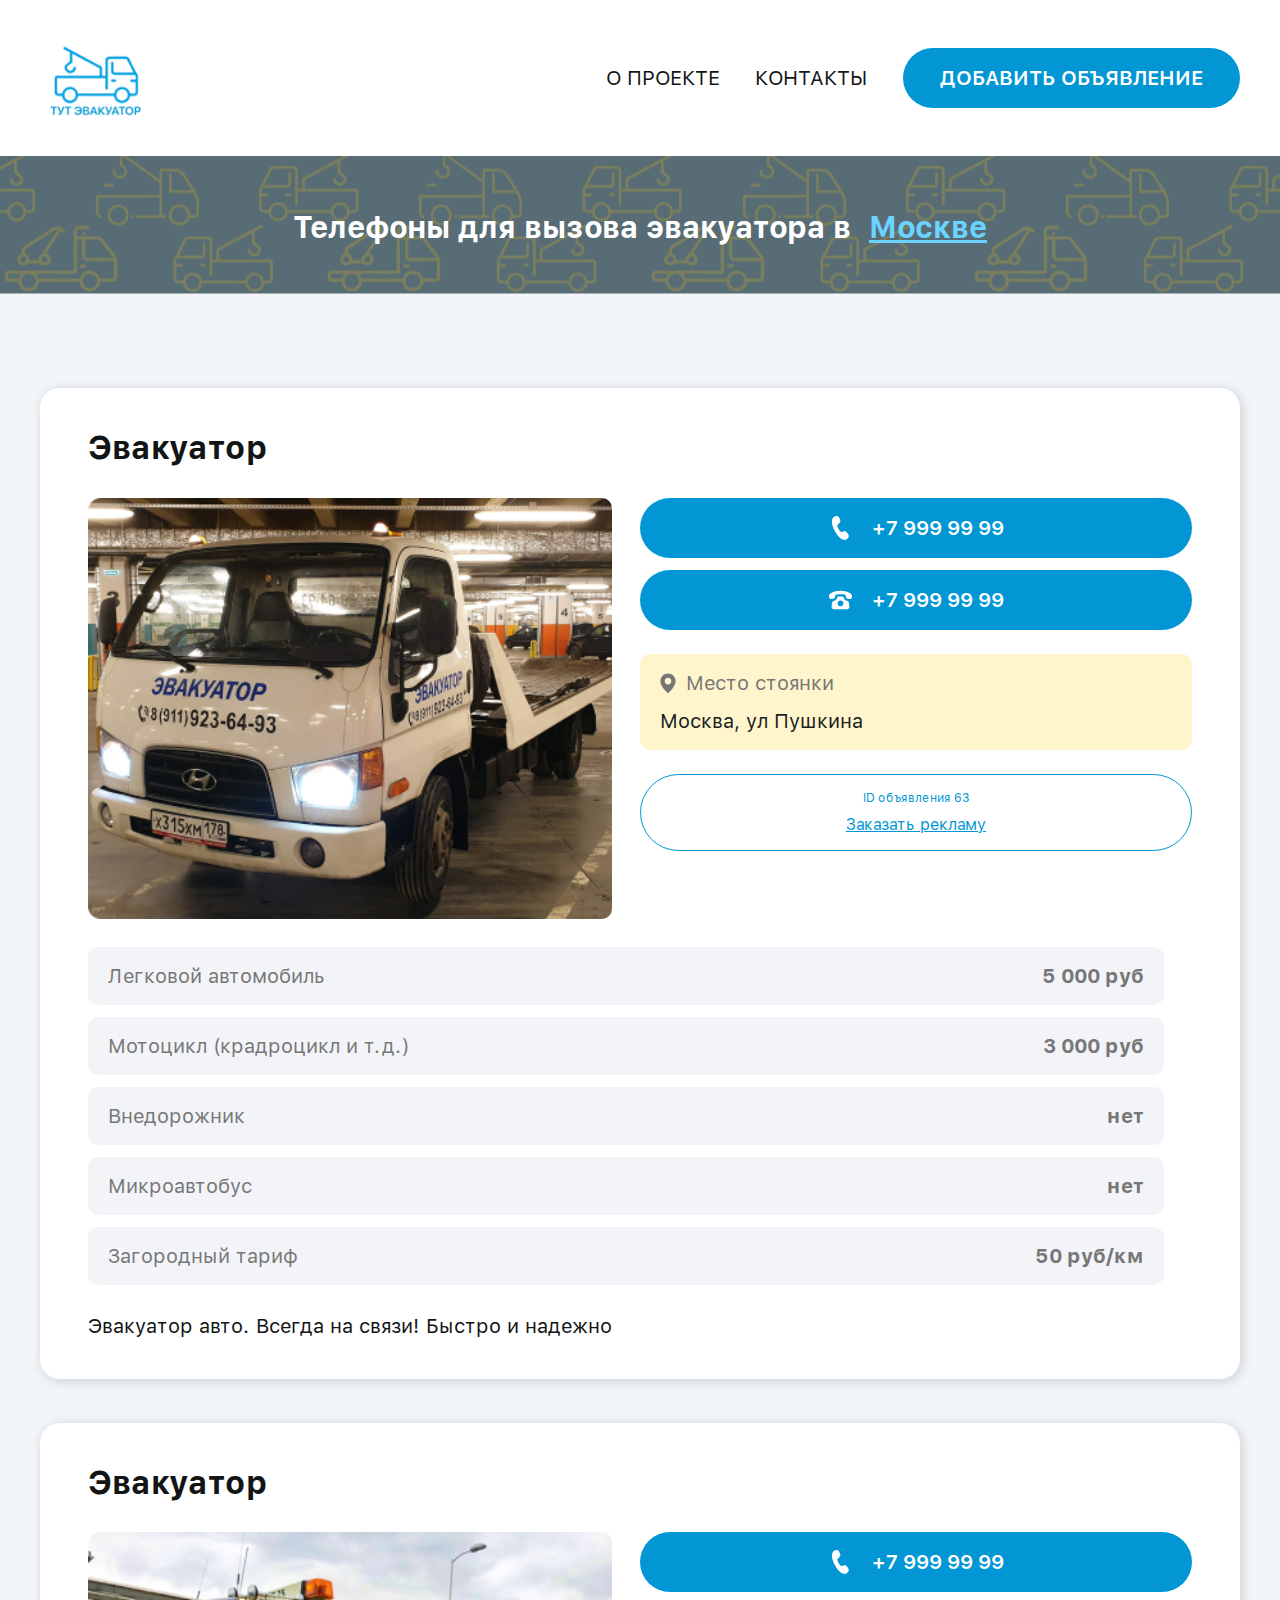
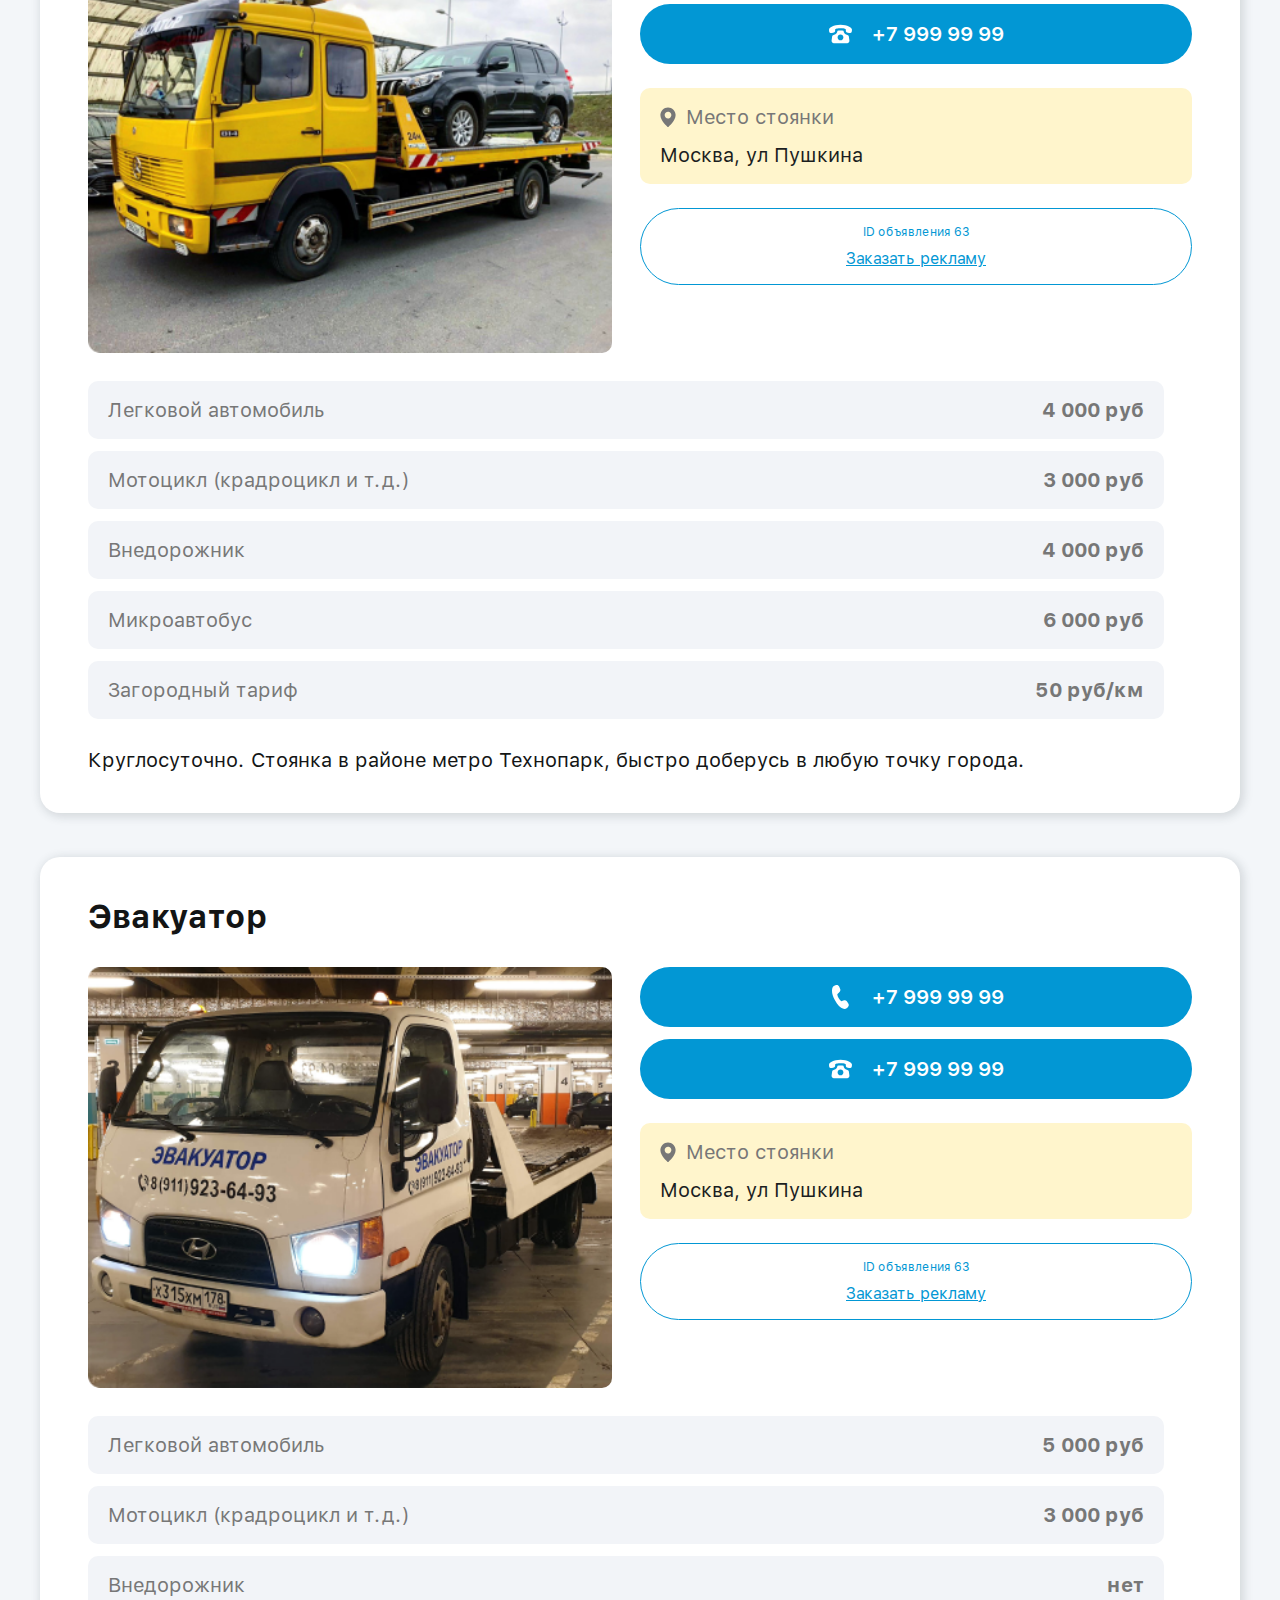
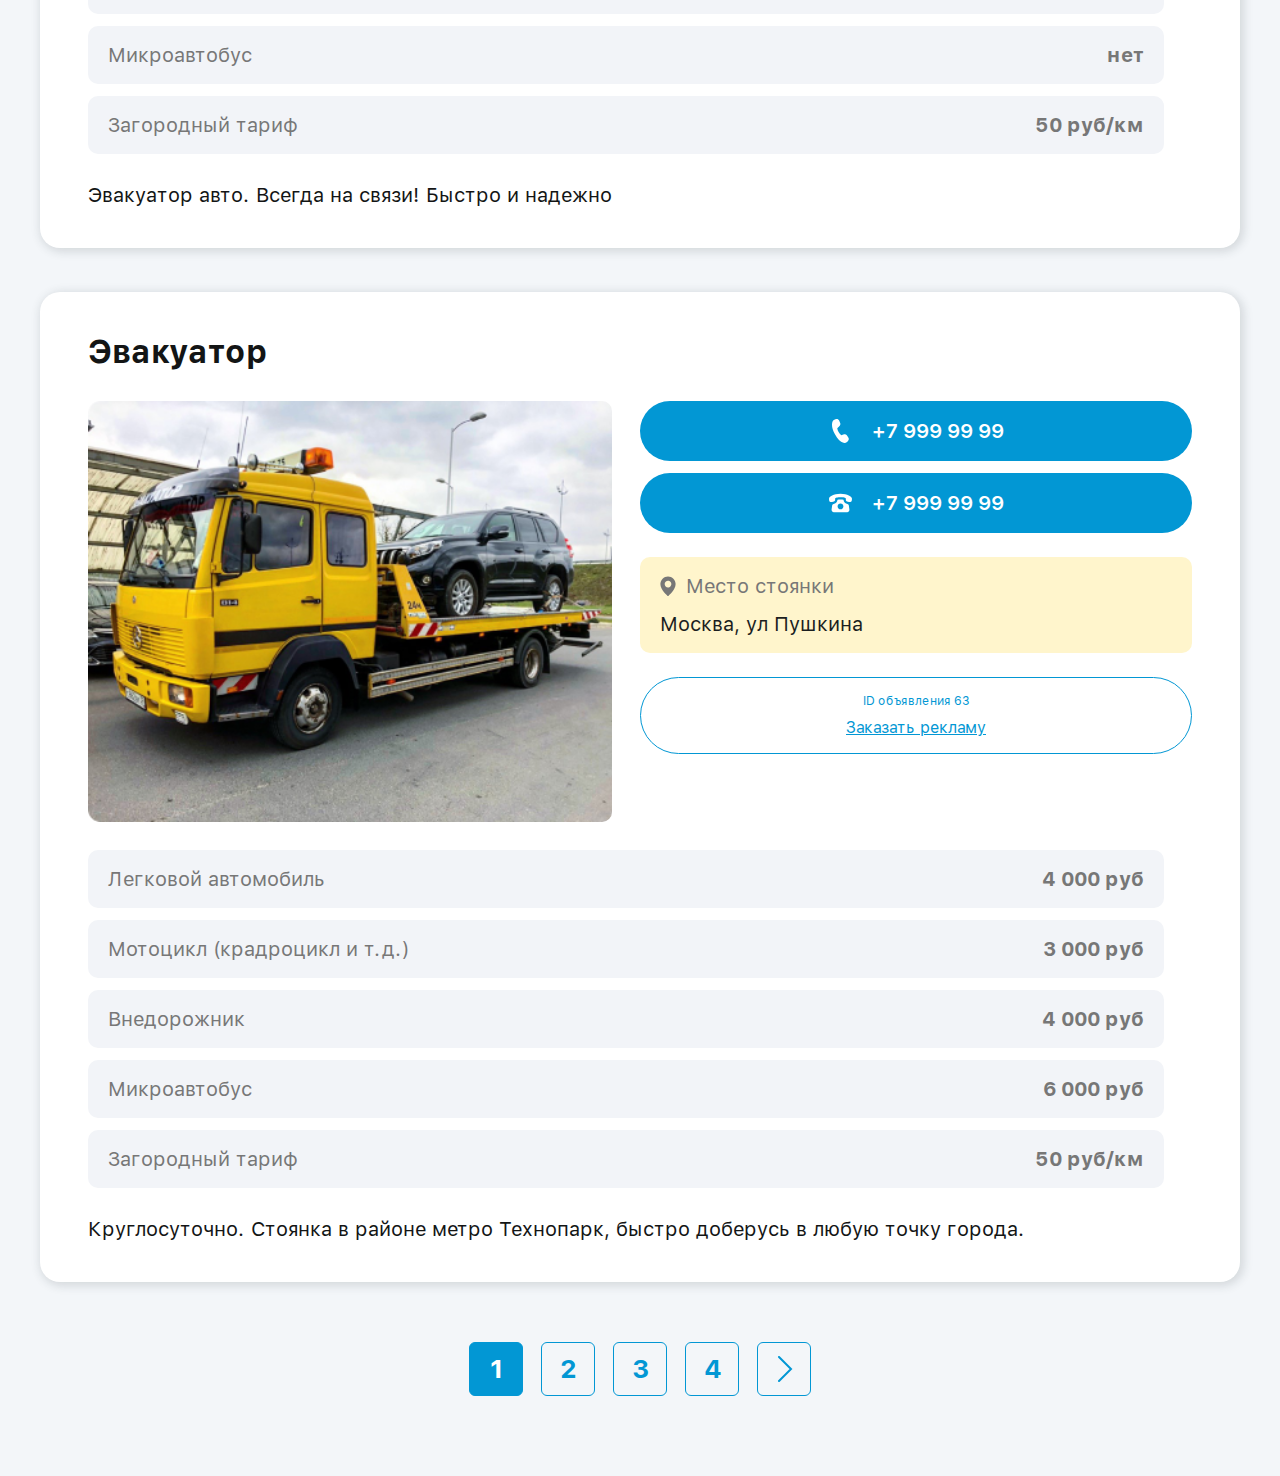
<file: index.html>
<!DOCTYPE html>
<html lang="en">

<head>
    <meta charset="UTF-8">
    <meta name="viewport" content="width=device-width, initial-scale=1.0">
    <link rel="stylesheet" href="assets/fonts/SF Pro Text/stylesheet.css">
    <link rel="stylesheet" href="assets/css/main.css">
    <title>Evacuator</title>
</head>

<body>
    <!-- Header =================================== -->
    <header class="header">
        <div class="auto_container">
            <div class="header_wrap">
                <a href="index.html" class="header_logo">
                    <img src="assets/images/Logo.png" alt="Logo">
                </a>

                <div class="burger">
                    <svg width="60" height="43" viewBox="0 0 60 43" fill="none" xmlns="http://www.w3.org/2000/svg">
                        <path
                            d="M56.452 35.8817C57.3921 35.8792 58.2956 36.2528 58.9598 36.917C59.6264 37.5836 60 38.4846 60 39.4247C60 41.383 58.4152 42.9702 56.4569 42.9727L56.452 42.9727C54.4937 42.9727 52.9065 41.3855 52.9065 39.4271C52.9065 37.4688 54.4937 35.8817 56.452 35.8817Z"
                            fill="#0297D4" />
                        <path
                            d="M3.54642 35.8777L39.4242 35.8777C41.3825 35.8777 42.9697 37.4649 42.9697 39.4232C42.9697 41.3816 41.3825 42.9688 39.4242 42.9688L3.54642 42.9688C1.5881 42.9688 0.00090013 41.3816 0.000899959 39.4232C0.000899787 37.4649 1.5881 35.8777 3.54642 35.8777Z"
                            fill="#0297D4" />
                        <path
                            d="M56.452 17.9407C57.3921 17.9407 58.2956 18.3143 58.9598 18.9785C59.6264 19.6427 60 20.5437 60 21.4838C60 23.4421 58.4152 25.0317 56.4569 25.0317L56.452 25.0317C54.4937 25.0317 52.9065 23.4445 52.9065 21.4862C52.9065 19.5279 54.4937 17.9407 56.452 17.9407Z"
                            fill="#0297D4" />
                        <path
                            d="M3.54642 17.9407L39.4242 17.9407C41.3825 17.9407 42.9697 19.5279 42.9697 21.4862C42.9697 23.4445 41.3825 25.0317 39.4242 25.0317L3.54642 25.0317C1.5881 25.0317 0.00090013 23.4445 0.000899959 21.4862C0.000899787 19.5279 1.5881 17.9407 3.54642 17.9407Z"
                            fill="#0297D4" />
                        <path
                            d="M56.452 0.00319798C57.3921 0.0031979 58.2956 0.374349 58.9598 1.04099C59.6264 1.70516 60 2.60619 60 3.54628C60 5.5046 58.4152 7.0918 56.4569 7.09424L56.452 7.09424C54.4937 7.09424 52.9065 5.50704 52.9065 3.54872C52.9065 1.5904 54.4937 0.00319815 56.452 0.00319798Z"
                            fill="#0297D4" />
                        <path
                            d="M3.54642 -0.000222574L39.4242 -0.000225711C41.3825 -0.000225882 42.9697 1.58698 42.9697 3.5453C42.9697 5.50362 41.3825 7.09082 39.4242 7.09082L3.54642 7.09082C1.5881 7.09082 0.00090013 5.50363 0.000899959 3.5453C0.000899787 1.58698 1.5881 -0.000222403 3.54642 -0.000222574Z"
                            fill="#0297D4" />
                    </svg>
                </div>

                <div class="header_group">
                    <div class="mobile_view">
                        <nav class="nav">
                            <ul class="nav_list">
                                <li class="nav_item">
                                    <a href="#" class="nav_link">о проекте</a>
                                </li>
                                <li class="nav_item">
                                    <a href="#" class="nav_link">контакты</a>
                                </li>
                            </ul>
                        </nav>

                        <a href="#" class="add_advert">
                            Добавить объявление
                        </a>
                    </div>
                </div>
            </div>
        </div>
    </header>
    <!-- Header end =============================== -->

    <!-- Call ===================================== -->
    <section class="call">
        <div class="auto_container">
            <div class="call_wrap">
                <h1 class="call_title">
                    Телефоны для вызова эвакуатора в <a href="#">Москве</a>
                </h1>
            </div>
        </div>
    </section>
    <!-- Call end ================================= -->

    <!-- Avacuator ================================ -->
    <section class="evacuator">
        <div class="auto_container">
            <div class="evacuator_wrap">
                <div class="evacuator_box">
                    <div class="evacuator_item">
                        <h4 class="evacuator_item-title">
                            Эвакуатор
                        </h4>

                        <div class="evacuator_item-block">
                            <div class="evacuator_item-photo">
                                <img src="assets/images/car-1.png" alt="evacuator-car-photo">
                            </div>

                            <div class="evacuator_item-info">
                                <div class="evacuator_item-info-row">
                                    <h6 class="evacuator_item-info-title">
                                        Легковой автомобиль
                                    </h6>

                                    <p class="evacuator_item-info-txt">
                                        5 000 руб
                                    </p>
                                </div>
                                <div class="evacuator_item-info-row">
                                    <h6 class="evacuator_item-info-title">
                                        Мотоцикл (крадроцикл и т.д.)
                                    </h6>

                                    <p class="evacuator_item-info-txt">
                                        3 000 руб
                                    </p>
                                </div>
                                <div class="evacuator_item-info-row">
                                    <h6 class="evacuator_item-info-title">
                                        Внедорожник
                                    </h6>

                                    <p class="evacuator_item-info-txt">
                                        нет
                                    </p>
                                </div>
                                <div class="evacuator_item-info-row">
                                    <h6 class="evacuator_item-info-title">
                                        Микроавтобус
                                    </h6>

                                    <p class="evacuator_item-info-txt">
                                        нет
                                    </p>
                                </div>
                                <div class="evacuator_item-info-row">
                                    <h6 class="evacuator_item-info-title">
                                        Загородный тариф
                                    </h6>

                                    <p class="evacuator_item-info-txt">
                                        50 руб/км
                                    </p>
                                </div>
                            </div>

                            <div class="evacuator_item-data">
                                <a href="#" class="evacuator_item-data-call">
                                    <span>
                                        <svg width="15" height="20" viewBox="0 0 15 20" fill="none"
                                            xmlns="http://www.w3.org/2000/svg">
                                            <path
                                                d="M2.77204 0.439054L3.84904 0.0950539C4.85704 -0.226946 5.93504 0.294054 6.36704 1.31205L7.22704 3.34005C7.60204 4.22305 7.39404 5.26205 6.71304 5.90805L4.82004 7.70605C4.93671 8.78205 5.29804 9.84105 5.90404 10.8831C6.48031 11.8909 7.25248 12.7732 8.17504 13.4781L10.451 12.7181C11.313 12.4311 12.252 12.7621 12.781 13.5391L14.013 15.3491C14.629 16.2531 14.518 17.4991 13.755 18.2651L12.937 19.0861C12.123 19.9031 10.961 20.2001 9.88504 19.8641C7.34637 19.0721 5.01204 16.7211 2.88204 12.8111C0.749374 8.89439 -0.0032928 5.57172 0.624041 2.84305C0.888041 1.69505 1.70604 0.780054 2.77404 0.439054"
                                                fill="white" />
                                        </svg>
                                    </span>

                                    <p>
                                        +7 999 99 99
                                    </p>
                                </a>

                                <a href="#" class="evacuator_item-data-call">
                                    <span>
                                        <svg width="24" height="20" viewBox="0 0 24 20" fill="none"
                                            xmlns="http://www.w3.org/2000/svg">
                                            <path
                                                d="M20.7072 12.7035C20.592 11.9031 19.974 11.2791 19.1784 11.0931C16.086 10.3683 15.3108 8.5875 15.18 6.6123C14.6316 6.5103 13.656 6.3999 12 6.3999C10.344 6.3999 9.36843 6.5103 8.82003 6.6123C8.68923 8.5875 7.91403 10.3683 4.82163 11.0931C4.02603 11.2803 3.40803 11.9031 3.29283 12.7035L2.69643 16.8339C2.48643 18.2883 3.55443 19.5999 5.04003 19.5999H18.96C20.4444 19.5999 21.5136 18.2883 21.3036 16.8339L20.7072 12.7035ZM12 16.5903C10.326 16.5903 8.96883 15.2463 8.96883 13.5903C8.96883 11.9343 10.326 10.5903 12 10.5903C13.674 10.5903 15.0312 11.9343 15.0312 13.5903C15.0312 15.2463 13.6728 16.5903 12 16.5903ZM23.94 5.1999C23.9112 3.3999 19.3296 0.401102 12 0.399902C4.66923 0.401102 0.0876344 3.3999 0.0600344 5.1999C0.0324344 6.9999 0.0852345 9.3423 3.10203 8.9523C6.63123 8.4951 6.41403 7.2627 6.41403 5.5011C6.41403 4.2723 9.28443 3.9759 12 3.9759C14.7156 3.9759 17.5848 4.2723 17.586 5.5011C17.586 7.2627 17.3688 8.4951 20.898 8.9523C23.9136 9.3423 23.9676 6.9999 23.94 5.1999Z"
                                                fill="white" />
                                        </svg>
                                    </span>

                                    <p>
                                        +7 999 99 99
                                    </p>
                                </a>

                                <div class="evacuator_item-data-address">
                                    <h6>
                                        <span>
                                            <svg width="16" height="21" viewBox="0 0 16 21" fill="none"
                                                xmlns="http://www.w3.org/2000/svg">
                                                <path fill-rule="evenodd" clip-rule="evenodd"
                                                    d="M7.262 20.634C7.262 20.634 0 14.518 0 8.5C0 6.37827 0.842855 4.34344 2.34315 2.84315C3.84344 1.34285 5.87827 0.5 8 0.5C10.1217 0.5 12.1566 1.34285 13.6569 2.84315C15.1571 4.34344 16 6.37827 16 8.5C16 14.518 8.738 20.634 8.738 20.634C8.334 21.006 7.669 21.002 7.262 20.634ZM8 12C8.45963 12 8.91475 11.9095 9.33939 11.7336C9.76403 11.5577 10.1499 11.2999 10.4749 10.9749C10.7999 10.6499 11.0577 10.264 11.2336 9.83939C11.4095 9.41475 11.5 8.95963 11.5 8.5C11.5 8.04037 11.4095 7.58525 11.2336 7.16061C11.0577 6.73597 10.7999 6.35013 10.4749 6.02513C10.1499 5.70012 9.76403 5.44231 9.33939 5.26642C8.91475 5.09053 8.45963 5 8 5C7.07174 5 6.1815 5.36875 5.52513 6.02513C4.86875 6.6815 4.5 7.57174 4.5 8.5C4.5 9.42826 4.86875 10.3185 5.52513 10.9749C6.1815 11.6313 7.07174 12 8 12Z"
                                                    fill="#777777" />
                                            </svg>
                                        </span>

                                        Место стоянки
                                    </h6>

                                    <p>
                                        Москва, ул Пушкина
                                    </p>
                                </div>

                                <a href="#" class="evacuator_item-data-advert">
                                    <span>ID объявления 63</span>
                                    <p>Заказать рекламу</p>
                                </a>
                            </div>
                        </div>

                        <p class="evacuator_item-txt">
                            Эвакуатор авто. Всегда на связи! Быстро и надежно
                        </p>
                    </div>

                    <div class="evacuator_item">
                        <h4 class="evacuator_item-title">
                            Эвакуатор
                        </h4>

                        <div class="evacuator_item-block">
                            <div class="evacuator_item-photo">
                                <img src="assets/images/car-2.png" alt="evacuator-car-photo">
                            </div>

                            <div class="evacuator_item-info">
                                <div class="evacuator_item-info-row">
                                    <h6 class="evacuator_item-info-title">
                                        Легковой автомобиль
                                    </h6>

                                    <p class="evacuator_item-info-txt">
                                        4 000 руб
                                    </p>
                                </div>
                                <div class="evacuator_item-info-row">
                                    <h6 class="evacuator_item-info-title">
                                        Мотоцикл (крадроцикл и т.д.)
                                    </h6>

                                    <p class="evacuator_item-info-txt">
                                        3 000 руб
                                    </p>
                                </div>
                                <div class="evacuator_item-info-row">
                                    <h6 class="evacuator_item-info-title">
                                        Внедорожник
                                    </h6>

                                    <p class="evacuator_item-info-txt">
                                        4 000 руб
                                    </p>
                                </div>
                                <div class="evacuator_item-info-row">
                                    <h6 class="evacuator_item-info-title">
                                        Микроавтобус
                                    </h6>

                                    <p class="evacuator_item-info-txt">
                                        6 000 руб
                                    </p>
                                </div>
                                <div class="evacuator_item-info-row">
                                    <h6 class="evacuator_item-info-title">
                                        Загородный тариф
                                    </h6>

                                    <p class="evacuator_item-info-txt">
                                        50 руб/км
                                    </p>
                                </div>
                            </div>

                            <div class="evacuator_item-data">
                                <a href="#" class="evacuator_item-data-call">
                                    <span>
                                        <svg width="15" height="20" viewBox="0 0 15 20" fill="none"
                                            xmlns="http://www.w3.org/2000/svg">
                                            <path
                                                d="M2.77204 0.439054L3.84904 0.0950539C4.85704 -0.226946 5.93504 0.294054 6.36704 1.31205L7.22704 3.34005C7.60204 4.22305 7.39404 5.26205 6.71304 5.90805L4.82004 7.70605C4.93671 8.78205 5.29804 9.84105 5.90404 10.8831C6.48031 11.8909 7.25248 12.7732 8.17504 13.4781L10.451 12.7181C11.313 12.4311 12.252 12.7621 12.781 13.5391L14.013 15.3491C14.629 16.2531 14.518 17.4991 13.755 18.2651L12.937 19.0861C12.123 19.9031 10.961 20.2001 9.88504 19.8641C7.34637 19.0721 5.01204 16.7211 2.88204 12.8111C0.749374 8.89439 -0.0032928 5.57172 0.624041 2.84305C0.888041 1.69505 1.70604 0.780054 2.77404 0.439054"
                                                fill="white" />
                                        </svg>
                                    </span>

                                    <p>
                                        +7 999 99 99
                                    </p>
                                </a>

                                <a href="#" class="evacuator_item-data-call">
                                    <span>
                                        <svg width="24" height="20" viewBox="0 0 24 20" fill="none"
                                            xmlns="http://www.w3.org/2000/svg">
                                            <path
                                                d="M20.7072 12.7035C20.592 11.9031 19.974 11.2791 19.1784 11.0931C16.086 10.3683 15.3108 8.5875 15.18 6.6123C14.6316 6.5103 13.656 6.3999 12 6.3999C10.344 6.3999 9.36843 6.5103 8.82003 6.6123C8.68923 8.5875 7.91403 10.3683 4.82163 11.0931C4.02603 11.2803 3.40803 11.9031 3.29283 12.7035L2.69643 16.8339C2.48643 18.2883 3.55443 19.5999 5.04003 19.5999H18.96C20.4444 19.5999 21.5136 18.2883 21.3036 16.8339L20.7072 12.7035ZM12 16.5903C10.326 16.5903 8.96883 15.2463 8.96883 13.5903C8.96883 11.9343 10.326 10.5903 12 10.5903C13.674 10.5903 15.0312 11.9343 15.0312 13.5903C15.0312 15.2463 13.6728 16.5903 12 16.5903ZM23.94 5.1999C23.9112 3.3999 19.3296 0.401102 12 0.399902C4.66923 0.401102 0.0876344 3.3999 0.0600344 5.1999C0.0324344 6.9999 0.0852345 9.3423 3.10203 8.9523C6.63123 8.4951 6.41403 7.2627 6.41403 5.5011C6.41403 4.2723 9.28443 3.9759 12 3.9759C14.7156 3.9759 17.5848 4.2723 17.586 5.5011C17.586 7.2627 17.3688 8.4951 20.898 8.9523C23.9136 9.3423 23.9676 6.9999 23.94 5.1999Z"
                                                fill="white" />
                                        </svg>
                                    </span>

                                    <p>
                                        +7 999 99 99
                                    </p>
                                </a>

                                <div class="evacuator_item-data-address">
                                    <h6>
                                        <span>
                                            <svg width="16" height="21" viewBox="0 0 16 21" fill="none"
                                                xmlns="http://www.w3.org/2000/svg">
                                                <path fill-rule="evenodd" clip-rule="evenodd"
                                                    d="M7.262 20.634C7.262 20.634 0 14.518 0 8.5C0 6.37827 0.842855 4.34344 2.34315 2.84315C3.84344 1.34285 5.87827 0.5 8 0.5C10.1217 0.5 12.1566 1.34285 13.6569 2.84315C15.1571 4.34344 16 6.37827 16 8.5C16 14.518 8.738 20.634 8.738 20.634C8.334 21.006 7.669 21.002 7.262 20.634ZM8 12C8.45963 12 8.91475 11.9095 9.33939 11.7336C9.76403 11.5577 10.1499 11.2999 10.4749 10.9749C10.7999 10.6499 11.0577 10.264 11.2336 9.83939C11.4095 9.41475 11.5 8.95963 11.5 8.5C11.5 8.04037 11.4095 7.58525 11.2336 7.16061C11.0577 6.73597 10.7999 6.35013 10.4749 6.02513C10.1499 5.70012 9.76403 5.44231 9.33939 5.26642C8.91475 5.09053 8.45963 5 8 5C7.07174 5 6.1815 5.36875 5.52513 6.02513C4.86875 6.6815 4.5 7.57174 4.5 8.5C4.5 9.42826 4.86875 10.3185 5.52513 10.9749C6.1815 11.6313 7.07174 12 8 12Z"
                                                    fill="#777777" />
                                            </svg>
                                        </span>

                                        Место стоянки
                                    </h6>

                                    <p>
                                        Москва, ул Пушкина
                                    </p>
                                </div>

                                <a href="#" class="evacuator_item-data-advert">
                                    <span>ID объявления 63</span>
                                    <p>Заказать рекламу</p>
                                </a>
                            </div>
                        </div>

                        <p class="evacuator_item-txt">
                            Круглосуточно. Стоянка в районе метро Технопарк, быстро доберусь в любую точку города.
                        </p>
                    </div>

                    <div class="evacuator_item">
                        <h4 class="evacuator_item-title">
                            Эвакуатор
                        </h4>

                        <div class="evacuator_item-block">
                            <div class="evacuator_item-photo">
                                <img src="assets/images/car-1.png" alt="evacuator-car-photo">
                            </div>

                            <div class="evacuator_item-info">
                                <div class="evacuator_item-info-row">
                                    <h6 class="evacuator_item-info-title">
                                        Легковой автомобиль
                                    </h6>

                                    <p class="evacuator_item-info-txt">
                                        5 000 руб
                                    </p>
                                </div>
                                <div class="evacuator_item-info-row">
                                    <h6 class="evacuator_item-info-title">
                                        Мотоцикл (крадроцикл и т.д.)
                                    </h6>

                                    <p class="evacuator_item-info-txt">
                                        3 000 руб
                                    </p>
                                </div>
                                <div class="evacuator_item-info-row">
                                    <h6 class="evacuator_item-info-title">
                                        Внедорожник
                                    </h6>

                                    <p class="evacuator_item-info-txt">
                                        нет
                                    </p>
                                </div>
                                <div class="evacuator_item-info-row">
                                    <h6 class="evacuator_item-info-title">
                                        Микроавтобус
                                    </h6>

                                    <p class="evacuator_item-info-txt">
                                        нет
                                    </p>
                                </div>
                                <div class="evacuator_item-info-row">
                                    <h6 class="evacuator_item-info-title">
                                        Загородный тариф
                                    </h6>

                                    <p class="evacuator_item-info-txt">
                                        50 руб/км
                                    </p>
                                </div>
                            </div>

                            <div class="evacuator_item-data">
                                <a href="#" class="evacuator_item-data-call">
                                    <span>
                                        <svg width="15" height="20" viewBox="0 0 15 20" fill="none"
                                            xmlns="http://www.w3.org/2000/svg">
                                            <path
                                                d="M2.77204 0.439054L3.84904 0.0950539C4.85704 -0.226946 5.93504 0.294054 6.36704 1.31205L7.22704 3.34005C7.60204 4.22305 7.39404 5.26205 6.71304 5.90805L4.82004 7.70605C4.93671 8.78205 5.29804 9.84105 5.90404 10.8831C6.48031 11.8909 7.25248 12.7732 8.17504 13.4781L10.451 12.7181C11.313 12.4311 12.252 12.7621 12.781 13.5391L14.013 15.3491C14.629 16.2531 14.518 17.4991 13.755 18.2651L12.937 19.0861C12.123 19.9031 10.961 20.2001 9.88504 19.8641C7.34637 19.0721 5.01204 16.7211 2.88204 12.8111C0.749374 8.89439 -0.0032928 5.57172 0.624041 2.84305C0.888041 1.69505 1.70604 0.780054 2.77404 0.439054"
                                                fill="white" />
                                        </svg>
                                    </span>

                                    <p>
                                        +7 999 99 99
                                    </p>
                                </a>

                                <a href="#" class="evacuator_item-data-call">
                                    <span>
                                        <svg width="24" height="20" viewBox="0 0 24 20" fill="none"
                                            xmlns="http://www.w3.org/2000/svg">
                                            <path
                                                d="M20.7072 12.7035C20.592 11.9031 19.974 11.2791 19.1784 11.0931C16.086 10.3683 15.3108 8.5875 15.18 6.6123C14.6316 6.5103 13.656 6.3999 12 6.3999C10.344 6.3999 9.36843 6.5103 8.82003 6.6123C8.68923 8.5875 7.91403 10.3683 4.82163 11.0931C4.02603 11.2803 3.40803 11.9031 3.29283 12.7035L2.69643 16.8339C2.48643 18.2883 3.55443 19.5999 5.04003 19.5999H18.96C20.4444 19.5999 21.5136 18.2883 21.3036 16.8339L20.7072 12.7035ZM12 16.5903C10.326 16.5903 8.96883 15.2463 8.96883 13.5903C8.96883 11.9343 10.326 10.5903 12 10.5903C13.674 10.5903 15.0312 11.9343 15.0312 13.5903C15.0312 15.2463 13.6728 16.5903 12 16.5903ZM23.94 5.1999C23.9112 3.3999 19.3296 0.401102 12 0.399902C4.66923 0.401102 0.0876344 3.3999 0.0600344 5.1999C0.0324344 6.9999 0.0852345 9.3423 3.10203 8.9523C6.63123 8.4951 6.41403 7.2627 6.41403 5.5011C6.41403 4.2723 9.28443 3.9759 12 3.9759C14.7156 3.9759 17.5848 4.2723 17.586 5.5011C17.586 7.2627 17.3688 8.4951 20.898 8.9523C23.9136 9.3423 23.9676 6.9999 23.94 5.1999Z"
                                                fill="white" />
                                        </svg>
                                    </span>

                                    <p>
                                        +7 999 99 99
                                    </p>
                                </a>

                                <div class="evacuator_item-data-address">
                                    <h6>
                                        <span>
                                            <svg width="16" height="21" viewBox="0 0 16 21" fill="none"
                                                xmlns="http://www.w3.org/2000/svg">
                                                <path fill-rule="evenodd" clip-rule="evenodd"
                                                    d="M7.262 20.634C7.262 20.634 0 14.518 0 8.5C0 6.37827 0.842855 4.34344 2.34315 2.84315C3.84344 1.34285 5.87827 0.5 8 0.5C10.1217 0.5 12.1566 1.34285 13.6569 2.84315C15.1571 4.34344 16 6.37827 16 8.5C16 14.518 8.738 20.634 8.738 20.634C8.334 21.006 7.669 21.002 7.262 20.634ZM8 12C8.45963 12 8.91475 11.9095 9.33939 11.7336C9.76403 11.5577 10.1499 11.2999 10.4749 10.9749C10.7999 10.6499 11.0577 10.264 11.2336 9.83939C11.4095 9.41475 11.5 8.95963 11.5 8.5C11.5 8.04037 11.4095 7.58525 11.2336 7.16061C11.0577 6.73597 10.7999 6.35013 10.4749 6.02513C10.1499 5.70012 9.76403 5.44231 9.33939 5.26642C8.91475 5.09053 8.45963 5 8 5C7.07174 5 6.1815 5.36875 5.52513 6.02513C4.86875 6.6815 4.5 7.57174 4.5 8.5C4.5 9.42826 4.86875 10.3185 5.52513 10.9749C6.1815 11.6313 7.07174 12 8 12Z"
                                                    fill="#777777" />
                                            </svg>
                                        </span>

                                        Место стоянки
                                    </h6>

                                    <p>
                                        Москва, ул Пушкина
                                    </p>
                                </div>

                                <a href="#" class="evacuator_item-data-advert">
                                    <span>ID объявления 63</span>
                                    <p>Заказать рекламу</p>
                                </a>
                            </div>
                        </div>

                        <p class="evacuator_item-txt">
                            Эвакуатор авто. Всегда на связи! Быстро и надежно
                        </p>
                    </div>

                    <div class="evacuator_item">
                        <h4 class="evacuator_item-title">
                            Эвакуатор
                        </h4>

                        <div class="evacuator_item-block">
                            <div class="evacuator_item-photo">
                                <img src="assets/images/car-2.png" alt="evacuator-car-photo">
                            </div>

                            <div class="evacuator_item-info">
                                <div class="evacuator_item-info-row">
                                    <h6 class="evacuator_item-info-title">
                                        Легковой автомобиль
                                    </h6>

                                    <p class="evacuator_item-info-txt">
                                        4 000 руб
                                    </p>
                                </div>
                                <div class="evacuator_item-info-row">
                                    <h6 class="evacuator_item-info-title">
                                        Мотоцикл (крадроцикл и т.д.)
                                    </h6>

                                    <p class="evacuator_item-info-txt">
                                        3 000 руб
                                    </p>
                                </div>
                                <div class="evacuator_item-info-row">
                                    <h6 class="evacuator_item-info-title">
                                        Внедорожник
                                    </h6>

                                    <p class="evacuator_item-info-txt">
                                        4 000 руб
                                    </p>
                                </div>
                                <div class="evacuator_item-info-row">
                                    <h6 class="evacuator_item-info-title">
                                        Микроавтобус
                                    </h6>

                                    <p class="evacuator_item-info-txt">
                                        6 000 руб
                                    </p>
                                </div>
                                <div class="evacuator_item-info-row">
                                    <h6 class="evacuator_item-info-title">
                                        Загородный тариф
                                    </h6>

                                    <p class="evacuator_item-info-txt">
                                        50 руб/км
                                    </p>
                                </div>
                            </div>

                            <div class="evacuator_item-data">
                                <a href="#" class="evacuator_item-data-call">
                                    <span>
                                        <svg width="15" height="20" viewBox="0 0 15 20" fill="none"
                                            xmlns="http://www.w3.org/2000/svg">
                                            <path
                                                d="M2.77204 0.439054L3.84904 0.0950539C4.85704 -0.226946 5.93504 0.294054 6.36704 1.31205L7.22704 3.34005C7.60204 4.22305 7.39404 5.26205 6.71304 5.90805L4.82004 7.70605C4.93671 8.78205 5.29804 9.84105 5.90404 10.8831C6.48031 11.8909 7.25248 12.7732 8.17504 13.4781L10.451 12.7181C11.313 12.4311 12.252 12.7621 12.781 13.5391L14.013 15.3491C14.629 16.2531 14.518 17.4991 13.755 18.2651L12.937 19.0861C12.123 19.9031 10.961 20.2001 9.88504 19.8641C7.34637 19.0721 5.01204 16.7211 2.88204 12.8111C0.749374 8.89439 -0.0032928 5.57172 0.624041 2.84305C0.888041 1.69505 1.70604 0.780054 2.77404 0.439054"
                                                fill="white" />
                                        </svg>
                                    </span>

                                    <p>
                                        +7 999 99 99
                                    </p>
                                </a>

                                <a href="#" class="evacuator_item-data-call">
                                    <span>
                                        <svg width="24" height="20" viewBox="0 0 24 20" fill="none"
                                            xmlns="http://www.w3.org/2000/svg">
                                            <path
                                                d="M20.7072 12.7035C20.592 11.9031 19.974 11.2791 19.1784 11.0931C16.086 10.3683 15.3108 8.5875 15.18 6.6123C14.6316 6.5103 13.656 6.3999 12 6.3999C10.344 6.3999 9.36843 6.5103 8.82003 6.6123C8.68923 8.5875 7.91403 10.3683 4.82163 11.0931C4.02603 11.2803 3.40803 11.9031 3.29283 12.7035L2.69643 16.8339C2.48643 18.2883 3.55443 19.5999 5.04003 19.5999H18.96C20.4444 19.5999 21.5136 18.2883 21.3036 16.8339L20.7072 12.7035ZM12 16.5903C10.326 16.5903 8.96883 15.2463 8.96883 13.5903C8.96883 11.9343 10.326 10.5903 12 10.5903C13.674 10.5903 15.0312 11.9343 15.0312 13.5903C15.0312 15.2463 13.6728 16.5903 12 16.5903ZM23.94 5.1999C23.9112 3.3999 19.3296 0.401102 12 0.399902C4.66923 0.401102 0.0876344 3.3999 0.0600344 5.1999C0.0324344 6.9999 0.0852345 9.3423 3.10203 8.9523C6.63123 8.4951 6.41403 7.2627 6.41403 5.5011C6.41403 4.2723 9.28443 3.9759 12 3.9759C14.7156 3.9759 17.5848 4.2723 17.586 5.5011C17.586 7.2627 17.3688 8.4951 20.898 8.9523C23.9136 9.3423 23.9676 6.9999 23.94 5.1999Z"
                                                fill="white" />
                                        </svg>
                                    </span>

                                    <p>
                                        +7 999 99 99
                                    </p>
                                </a>

                                <div class="evacuator_item-data-address">
                                    <h6>
                                        <span>
                                            <svg width="16" height="21" viewBox="0 0 16 21" fill="none"
                                                xmlns="http://www.w3.org/2000/svg">
                                                <path fill-rule="evenodd" clip-rule="evenodd"
                                                    d="M7.262 20.634C7.262 20.634 0 14.518 0 8.5C0 6.37827 0.842855 4.34344 2.34315 2.84315C3.84344 1.34285 5.87827 0.5 8 0.5C10.1217 0.5 12.1566 1.34285 13.6569 2.84315C15.1571 4.34344 16 6.37827 16 8.5C16 14.518 8.738 20.634 8.738 20.634C8.334 21.006 7.669 21.002 7.262 20.634ZM8 12C8.45963 12 8.91475 11.9095 9.33939 11.7336C9.76403 11.5577 10.1499 11.2999 10.4749 10.9749C10.7999 10.6499 11.0577 10.264 11.2336 9.83939C11.4095 9.41475 11.5 8.95963 11.5 8.5C11.5 8.04037 11.4095 7.58525 11.2336 7.16061C11.0577 6.73597 10.7999 6.35013 10.4749 6.02513C10.1499 5.70012 9.76403 5.44231 9.33939 5.26642C8.91475 5.09053 8.45963 5 8 5C7.07174 5 6.1815 5.36875 5.52513 6.02513C4.86875 6.6815 4.5 7.57174 4.5 8.5C4.5 9.42826 4.86875 10.3185 5.52513 10.9749C6.1815 11.6313 7.07174 12 8 12Z"
                                                    fill="#777777" />
                                            </svg>
                                        </span>

                                        Место стоянки
                                    </h6>

                                    <p>
                                        Москва, ул Пушкина
                                    </p>
                                </div>

                                <a href="#" class="evacuator_item-data-advert">
                                    <span>ID объявления 63</span>
                                    <p>Заказать рекламу</p>
                                </a>
                            </div>
                        </div>

                        <p class="evacuator_item-txt">
                            Круглосуточно. Стоянка в районе метро Технопарк, быстро доберусь в любую точку города.
                        </p>
                    </div>
                </div>

                <div class="pag">
                    <ul class="pag_list">
                        <li>
                            <a href="#" class="pag_link active">1</a>
                        </li>
                        <li>
                            <a href="#" class="pag_link">2</a>
                        </li>
                        <li>
                            <a href="#" class="pag_link">3</a>
                        </li>
                        <li>
                            <a href="#" class="pag_link">4</a>
                        </li>
                        <li>
                            <a href="#" class="pag_link">
                                <span>
                                    <svg width="24" height="26" viewBox="0 0 24 26" fill="none"
                                        xmlns="http://www.w3.org/2000/svg">
                                        <path d="M7 1L19 13L7 25" stroke="#0297D4" stroke-width="2"
                                            stroke-linecap="round" />
                                    </svg>
                                </span>
                            </a>
                        </li>
                    </ul>
                </div>
            </div>
        </div>
    </section>
    <!-- Avacuator end ============================ -->


    <script src="assets/js/main.js"></script>

</body>

</html>
</file>
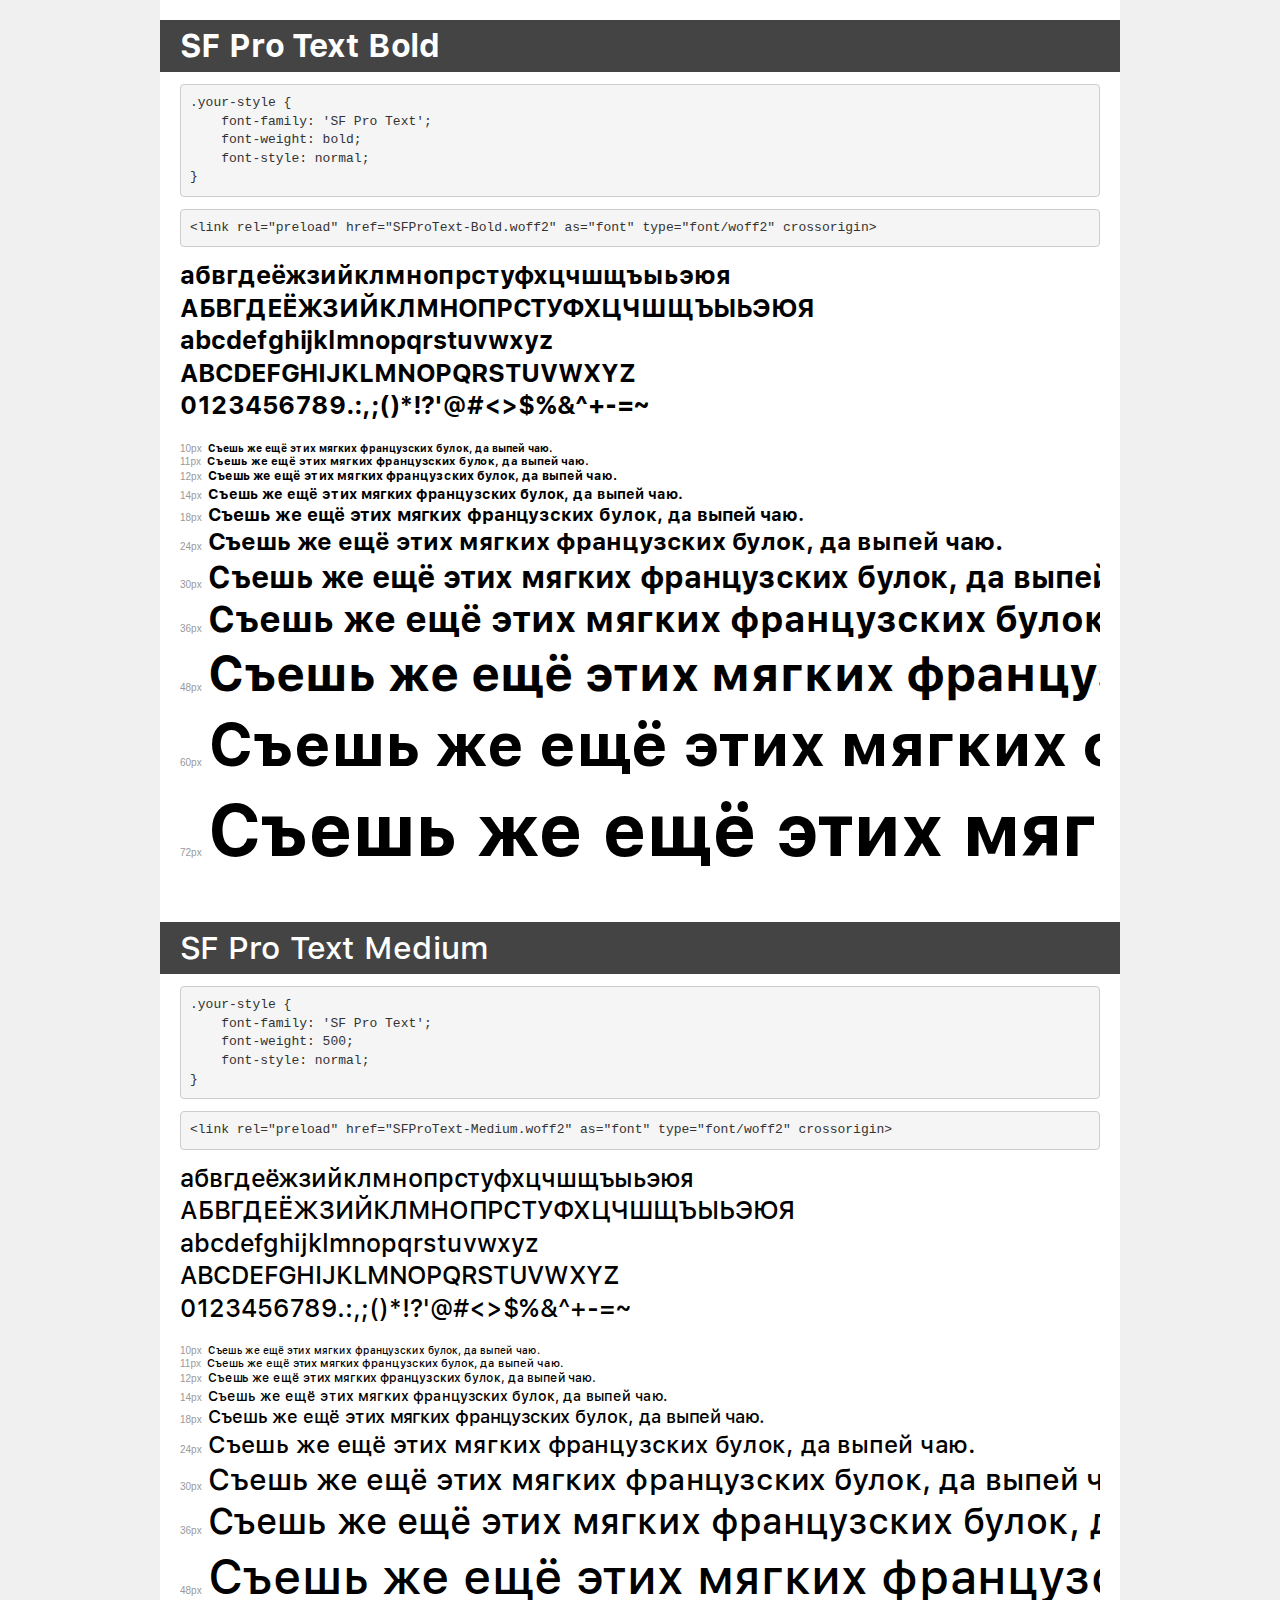
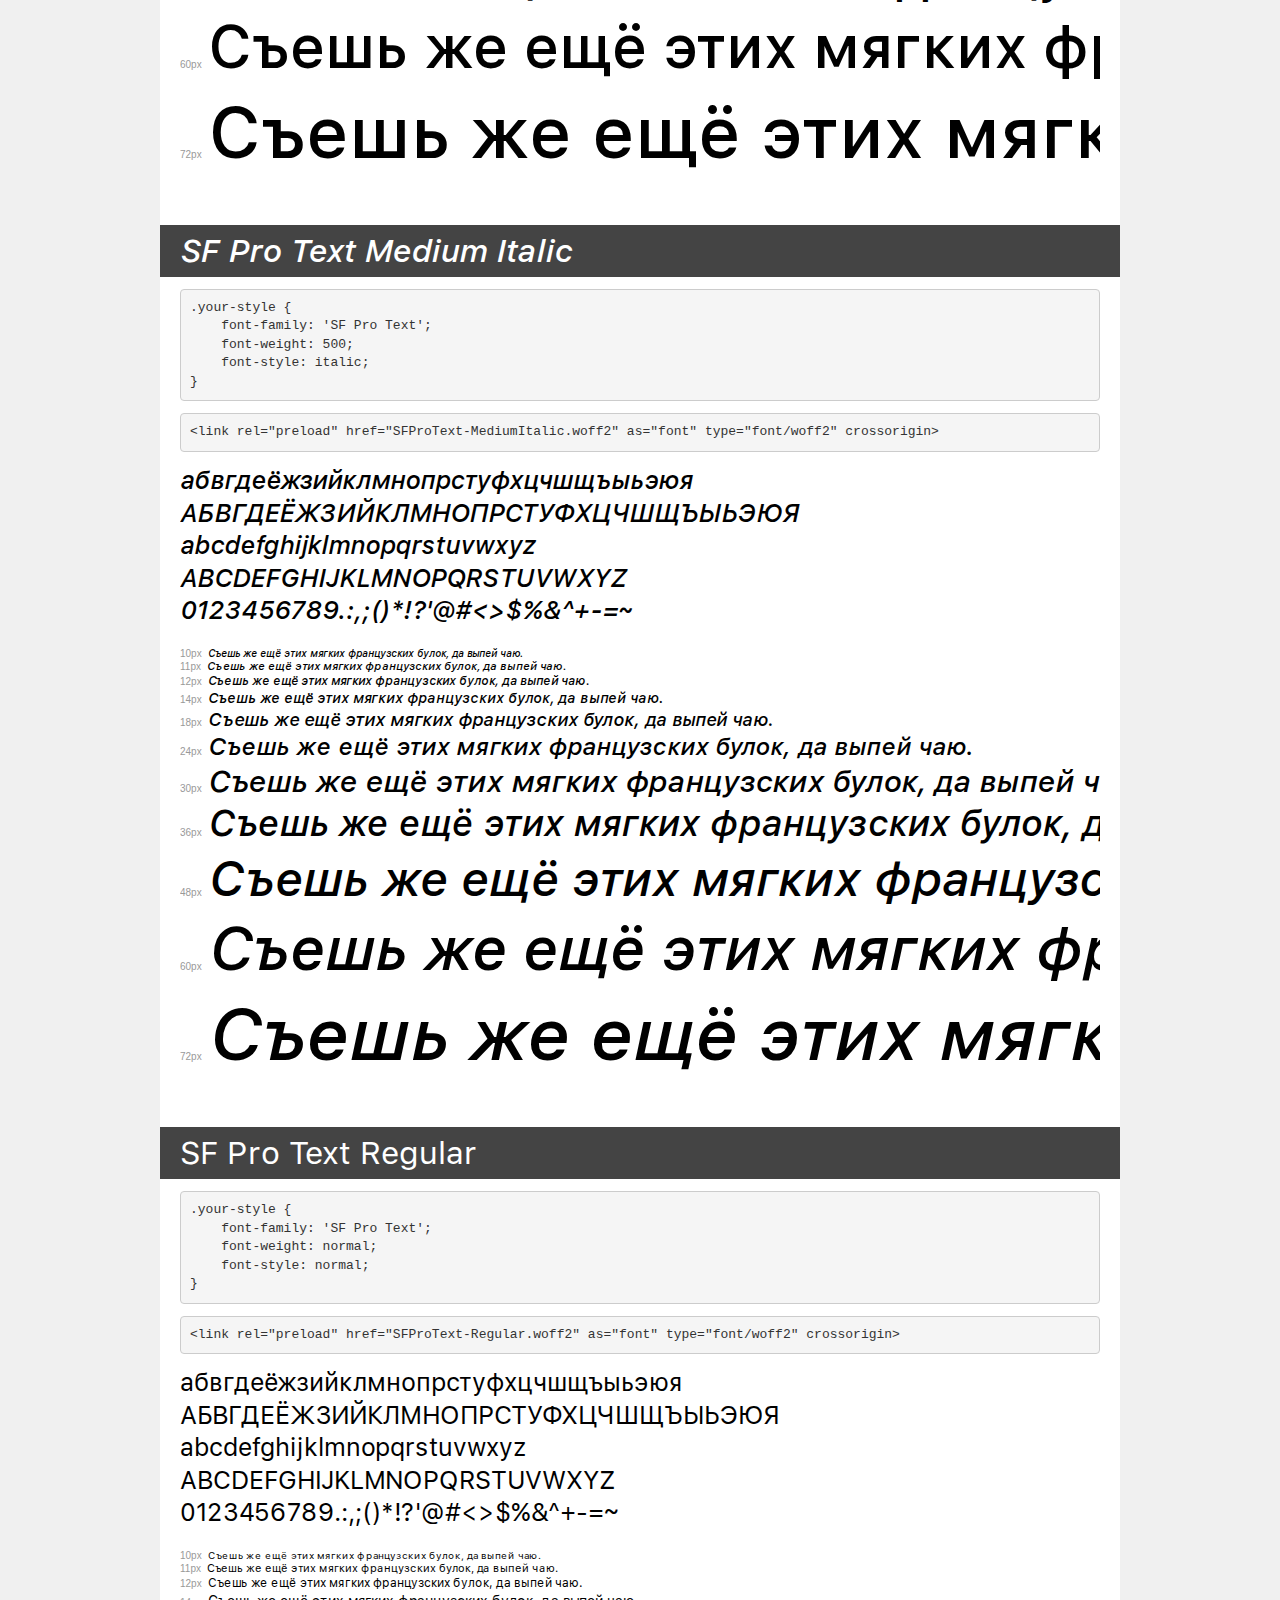
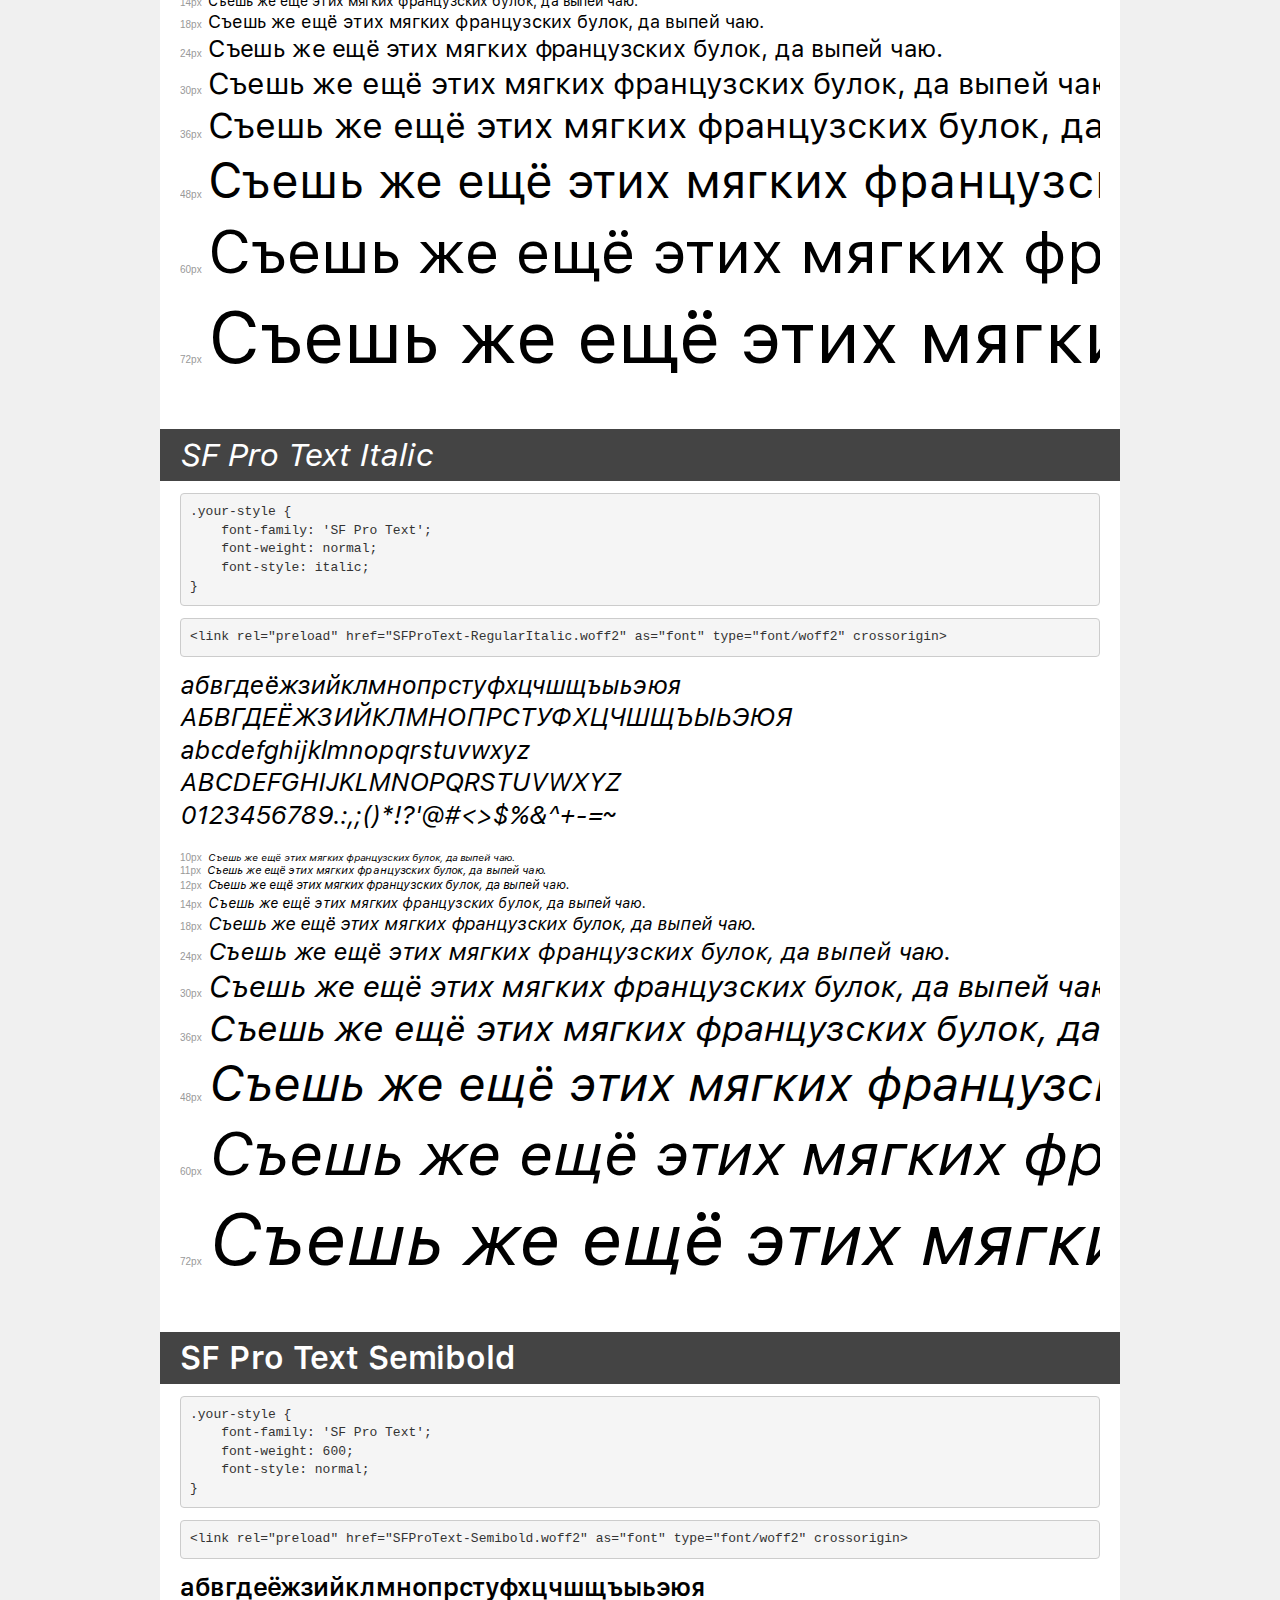
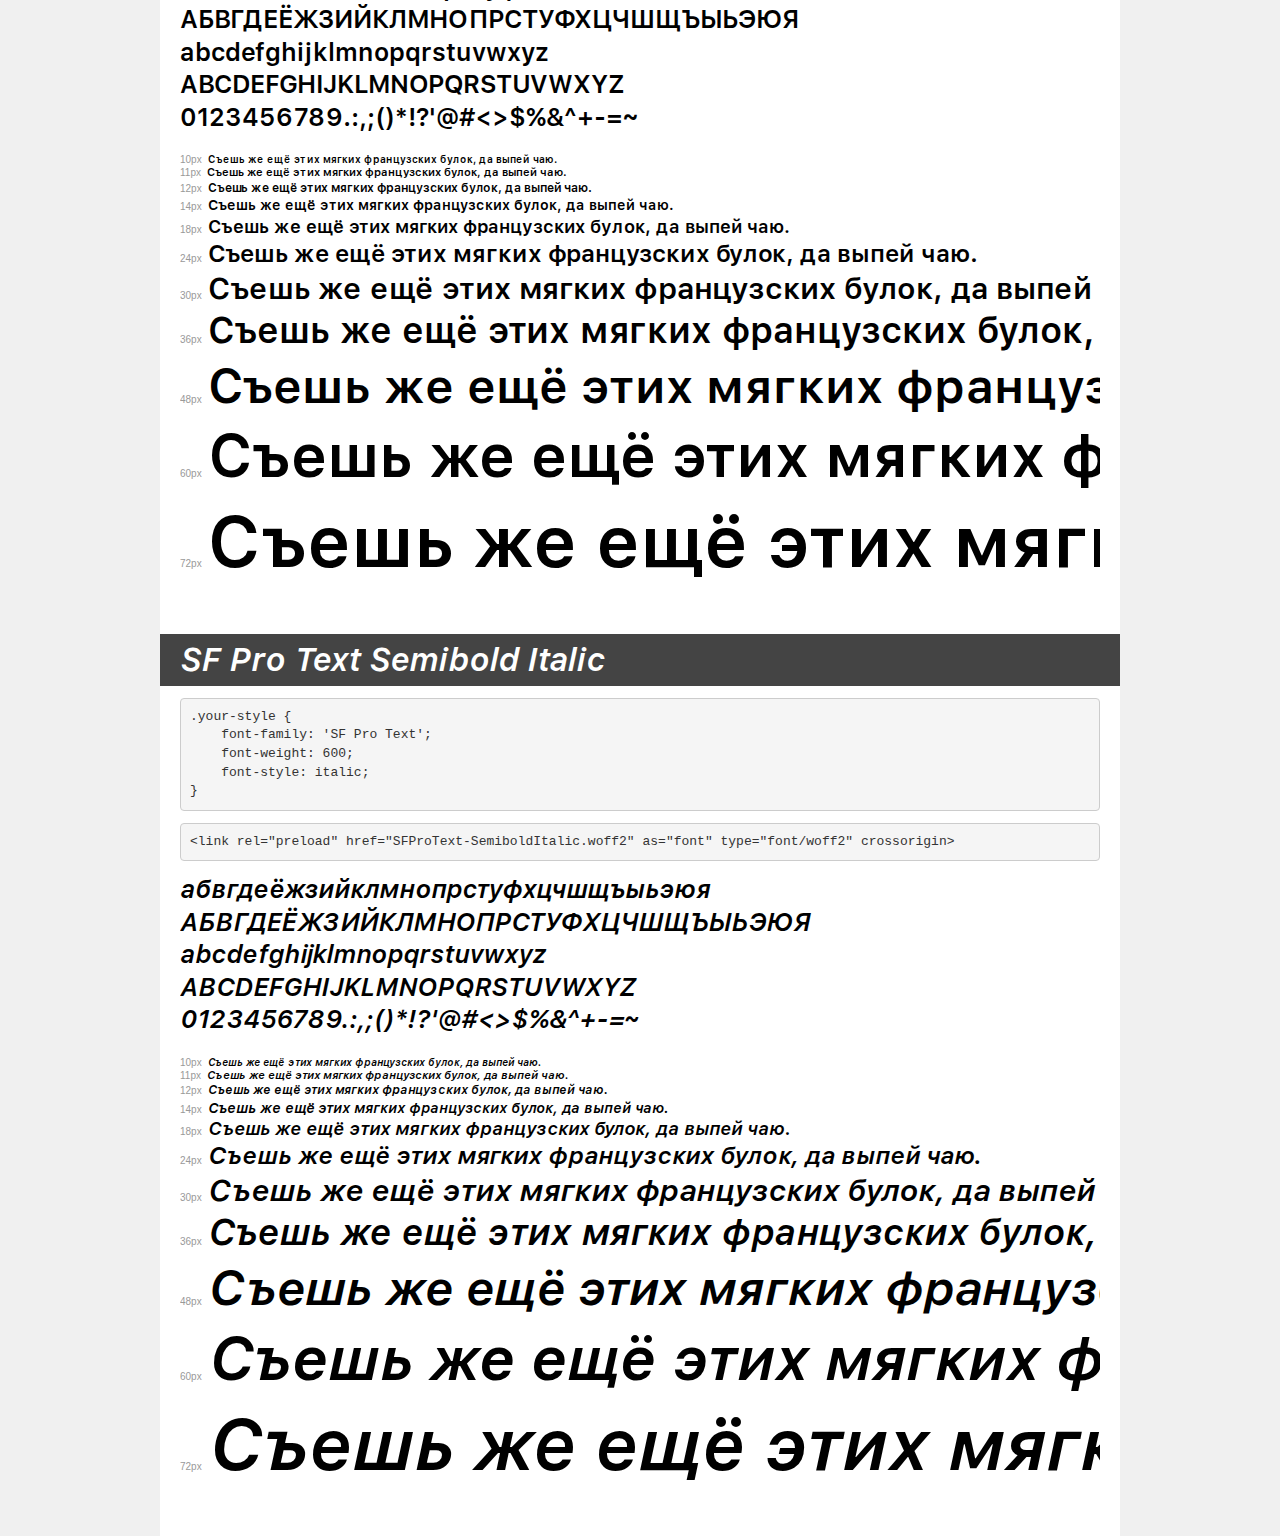
<file: assets/fonts/SF Pro Text/demo.html>
<!DOCTYPE html>
<html lang="en">
<head>
    <meta charset="utf-8">
    <meta http-equiv="X-UA-Compatible" content="IE=edge">
    <meta name="viewport" content="width=device-width, initial-scale=1">
    <meta name="robots" content="noindex, noarchive">
    <meta name="format-detection" content="telephone=no">
    <title>Transfonter demo</title>
    <link href="stylesheet.css" rel="stylesheet">
    <style>
        /*
        http://meyerweb.com/eric/tools/css/reset/
        v2.0 | 20110126
        License: none (public domain)
        */
        html, body, div, span, applet, object, iframe,
        h1, h2, h3, h4, h5, h6, p, blockquote, pre,
        a, abbr, acronym, address, big, cite, code,
        del, dfn, em, img, ins, kbd, q, s, samp,
        small, strike, strong, sub, sup, tt, var,
        b, u, i, center,
        dl, dt, dd, ol, ul, li,
        fieldset, form, label, legend,
        table, caption, tbody, tfoot, thead, tr, th, td,
        article, aside, canvas, details, embed,
        figure, figcaption, footer, header, hgroup,
        menu, nav, output, ruby, section, summary,
        time, mark, audio, video {
            margin: 0;
            padding: 0;
            border: 0;
            font-size: 100%;
            font: inherit;
            vertical-align: baseline;
        }
        /* HTML5 display-role reset for older browsers */
        article, aside, details, figcaption, figure,
        footer, header, hgroup, menu, nav, section {
            display: block;
        }
        body {
            line-height: 1;
        }
        ol, ul {
            list-style: none;
        }
        blockquote, q {
            quotes: none;
        }
        blockquote:before, blockquote:after,
        q:before, q:after {
            content: '';
            content: none;
        }
        table {
            border-collapse: collapse;
            border-spacing: 0;
        }
        /* demo styles */
        body {
            background: #f0f0f0;
            color: #000;
        }
        .page {
            background: #fff;
            width: 920px;
            margin: 0 auto;
            padding: 20px 20px 0 20px;
            overflow: hidden;
        }
        .font-container {
            overflow-x: auto;
            overflow-y: hidden;
            margin-bottom: 40px;
            line-height: 1.3;
            white-space: nowrap;
            padding-bottom: 5px;
        }
        h1 {
            position: relative;
            background: #444;
            font-size: 32px;
            color: #fff;
            padding: 10px 20px;
            margin: 0 -20px 12px -20px;
        }
        .letters {
            font-size: 25px;
            margin-bottom: 20px;
        }
        .s10:before {
            content: '10px';
        }
        .s11:before {
            content: '11px';
        }
        .s12:before {
            content: '12px';
        }
        .s14:before {
            content: '14px';
        }
        .s18:before {
            content: '18px';
        }
        .s24:before {
            content: '24px';
        }
        .s30:before {
            content: '30px';
        }
        .s36:before {
            content: '36px';
        }
        .s48:before {
            content: '48px';
        }
        .s60:before {
            content: '60px';
        }
        .s72:before {
            content: '72px';
        }
        .s10:before, .s11:before, .s12:before, .s14:before,
        .s18:before, .s24:before, .s30:before, .s36:before,
        .s48:before, .s60:before, .s72:before {
            font-family: Arial, sans-serif;
            font-size: 10px;
            font-weight: normal;
            font-style: normal;
            color: #999;
            padding-right: 6px;
        }
        pre {
            display: block;
            padding: 9px;
            margin: 0 0 12px;
            font-family: Monaco, Menlo, Consolas, "Courier New", monospace;
            font-size: 13px;
            line-height: 1.428571429;
            color: #333;
            font-weight: normal;
            font-style: normal;
            background-color: #f5f5f5;
            border: 1px solid #ccc;
            overflow-x: auto;
            border-radius: 4px;
        }
        /* responsive */
        @media (max-width: 959px) {
            .page {
                width: auto;
                margin: 0;
            }
        }
    </style>
</head>
<body>
<div class="page">
    <div class="demo">
        <h1 style="font-family: 'SF Pro Text'; font-weight: bold; font-style: normal;">SF Pro Text Bold</h1>
        <pre title="Usage">.your-style {
    font-family: 'SF Pro Text';
    font-weight: bold;
    font-style: normal;
}</pre>
        <pre title="Preload (optional)">
&lt;link rel=&quot;preload&quot; href=&quot;SFProText-Bold.woff2&quot; as=&quot;font&quot; type=&quot;font/woff2&quot; crossorigin&gt;</pre>
        <div class="font-container" style="font-family: 'SF Pro Text'; font-weight: bold; font-style: normal;">
            <p class="letters">
                абвгдеёжзийклмнопрстуфхцчшщъыьэюя<br>
АБВГДЕЁЖЗИЙКЛМНОПРСТУФХЦЧШЩЪЫЬЭЮЯ<br>
abcdefghijklmnopqrstuvwxyz<br>
ABCDEFGHIJKLMNOPQRSTUVWXYZ<br>
                0123456789.:,;()*!?'@#&lt;&gt;$%&^+-=~
            </p>
            <p class="s10" style="font-size: 10px;">Съешь же ещё этих мягких французских булок, да выпей чаю.</p>
            <p class="s11" style="font-size: 11px;">Съешь же ещё этих мягких французских булок, да выпей чаю.</p>
            <p class="s12" style="font-size: 12px;">Съешь же ещё этих мягких французских булок, да выпей чаю.</p>
            <p class="s14" style="font-size: 14px;">Съешь же ещё этих мягких французских булок, да выпей чаю.</p>
            <p class="s18" style="font-size: 18px;">Съешь же ещё этих мягких французских булок, да выпей чаю.</p>
            <p class="s24" style="font-size: 24px;">Съешь же ещё этих мягких французских булок, да выпей чаю.</p>
            <p class="s30" style="font-size: 30px;">Съешь же ещё этих мягких французских булок, да выпей чаю.</p>
            <p class="s36" style="font-size: 36px;">Съешь же ещё этих мягких французских булок, да выпей чаю.</p>
            <p class="s48" style="font-size: 48px;">Съешь же ещё этих мягких французских булок, да выпей чаю.</p>
            <p class="s60" style="font-size: 60px;">Съешь же ещё этих мягких французских булок, да выпей чаю.</p>
            <p class="s72" style="font-size: 72px;">Съешь же ещё этих мягких французских булок, да выпей чаю.</p>
        </div>
    </div>

    <div class="demo">
        <h1 style="font-family: 'SF Pro Text'; font-weight: 500; font-style: normal;">SF Pro Text Medium</h1>
        <pre title="Usage">.your-style {
    font-family: 'SF Pro Text';
    font-weight: 500;
    font-style: normal;
}</pre>
        <pre title="Preload (optional)">
&lt;link rel=&quot;preload&quot; href=&quot;SFProText-Medium.woff2&quot; as=&quot;font&quot; type=&quot;font/woff2&quot; crossorigin&gt;</pre>
        <div class="font-container" style="font-family: 'SF Pro Text'; font-weight: 500; font-style: normal;">
            <p class="letters">
                абвгдеёжзийклмнопрстуфхцчшщъыьэюя<br>
АБВГДЕЁЖЗИЙКЛМНОПРСТУФХЦЧШЩЪЫЬЭЮЯ<br>
abcdefghijklmnopqrstuvwxyz<br>
ABCDEFGHIJKLMNOPQRSTUVWXYZ<br>
                0123456789.:,;()*!?'@#&lt;&gt;$%&^+-=~
            </p>
            <p class="s10" style="font-size: 10px;">Съешь же ещё этих мягких французских булок, да выпей чаю.</p>
            <p class="s11" style="font-size: 11px;">Съешь же ещё этих мягких французских булок, да выпей чаю.</p>
            <p class="s12" style="font-size: 12px;">Съешь же ещё этих мягких французских булок, да выпей чаю.</p>
            <p class="s14" style="font-size: 14px;">Съешь же ещё этих мягких французских булок, да выпей чаю.</p>
            <p class="s18" style="font-size: 18px;">Съешь же ещё этих мягких французских булок, да выпей чаю.</p>
            <p class="s24" style="font-size: 24px;">Съешь же ещё этих мягких французских булок, да выпей чаю.</p>
            <p class="s30" style="font-size: 30px;">Съешь же ещё этих мягких французских булок, да выпей чаю.</p>
            <p class="s36" style="font-size: 36px;">Съешь же ещё этих мягких французских булок, да выпей чаю.</p>
            <p class="s48" style="font-size: 48px;">Съешь же ещё этих мягких французских булок, да выпей чаю.</p>
            <p class="s60" style="font-size: 60px;">Съешь же ещё этих мягких французских булок, да выпей чаю.</p>
            <p class="s72" style="font-size: 72px;">Съешь же ещё этих мягких французских булок, да выпей чаю.</p>
        </div>
    </div>

    <div class="demo">
        <h1 style="font-family: 'SF Pro Text'; font-weight: 500; font-style: italic;">SF Pro Text Medium Italic</h1>
        <pre title="Usage">.your-style {
    font-family: 'SF Pro Text';
    font-weight: 500;
    font-style: italic;
}</pre>
        <pre title="Preload (optional)">
&lt;link rel=&quot;preload&quot; href=&quot;SFProText-MediumItalic.woff2&quot; as=&quot;font&quot; type=&quot;font/woff2&quot; crossorigin&gt;</pre>
        <div class="font-container" style="font-family: 'SF Pro Text'; font-weight: 500; font-style: italic;">
            <p class="letters">
                абвгдеёжзийклмнопрстуфхцчшщъыьэюя<br>
АБВГДЕЁЖЗИЙКЛМНОПРСТУФХЦЧШЩЪЫЬЭЮЯ<br>
abcdefghijklmnopqrstuvwxyz<br>
ABCDEFGHIJKLMNOPQRSTUVWXYZ<br>
                0123456789.:,;()*!?'@#&lt;&gt;$%&^+-=~
            </p>
            <p class="s10" style="font-size: 10px;">Съешь же ещё этих мягких французских булок, да выпей чаю.</p>
            <p class="s11" style="font-size: 11px;">Съешь же ещё этих мягких французских булок, да выпей чаю.</p>
            <p class="s12" style="font-size: 12px;">Съешь же ещё этих мягких французских булок, да выпей чаю.</p>
            <p class="s14" style="font-size: 14px;">Съешь же ещё этих мягких французских булок, да выпей чаю.</p>
            <p class="s18" style="font-size: 18px;">Съешь же ещё этих мягких французских булок, да выпей чаю.</p>
            <p class="s24" style="font-size: 24px;">Съешь же ещё этих мягких французских булок, да выпей чаю.</p>
            <p class="s30" style="font-size: 30px;">Съешь же ещё этих мягких французских булок, да выпей чаю.</p>
            <p class="s36" style="font-size: 36px;">Съешь же ещё этих мягких французских булок, да выпей чаю.</p>
            <p class="s48" style="font-size: 48px;">Съешь же ещё этих мягких французских булок, да выпей чаю.</p>
            <p class="s60" style="font-size: 60px;">Съешь же ещё этих мягких французских булок, да выпей чаю.</p>
            <p class="s72" style="font-size: 72px;">Съешь же ещё этих мягких французских булок, да выпей чаю.</p>
        </div>
    </div>

    <div class="demo">
        <h1 style="font-family: 'SF Pro Text'; font-weight: normal; font-style: normal;">SF Pro Text Regular</h1>
        <pre title="Usage">.your-style {
    font-family: 'SF Pro Text';
    font-weight: normal;
    font-style: normal;
}</pre>
        <pre title="Preload (optional)">
&lt;link rel=&quot;preload&quot; href=&quot;SFProText-Regular.woff2&quot; as=&quot;font&quot; type=&quot;font/woff2&quot; crossorigin&gt;</pre>
        <div class="font-container" style="font-family: 'SF Pro Text'; font-weight: normal; font-style: normal;">
            <p class="letters">
                абвгдеёжзийклмнопрстуфхцчшщъыьэюя<br>
АБВГДЕЁЖЗИЙКЛМНОПРСТУФХЦЧШЩЪЫЬЭЮЯ<br>
abcdefghijklmnopqrstuvwxyz<br>
ABCDEFGHIJKLMNOPQRSTUVWXYZ<br>
                0123456789.:,;()*!?'@#&lt;&gt;$%&^+-=~
            </p>
            <p class="s10" style="font-size: 10px;">Съешь же ещё этих мягких французских булок, да выпей чаю.</p>
            <p class="s11" style="font-size: 11px;">Съешь же ещё этих мягких французских булок, да выпей чаю.</p>
            <p class="s12" style="font-size: 12px;">Съешь же ещё этих мягких французских булок, да выпей чаю.</p>
            <p class="s14" style="font-size: 14px;">Съешь же ещё этих мягких французских булок, да выпей чаю.</p>
            <p class="s18" style="font-size: 18px;">Съешь же ещё этих мягких французских булок, да выпей чаю.</p>
            <p class="s24" style="font-size: 24px;">Съешь же ещё этих мягких французских булок, да выпей чаю.</p>
            <p class="s30" style="font-size: 30px;">Съешь же ещё этих мягких французских булок, да выпей чаю.</p>
            <p class="s36" style="font-size: 36px;">Съешь же ещё этих мягких французских булок, да выпей чаю.</p>
            <p class="s48" style="font-size: 48px;">Съешь же ещё этих мягких французских булок, да выпей чаю.</p>
            <p class="s60" style="font-size: 60px;">Съешь же ещё этих мягких французских булок, да выпей чаю.</p>
            <p class="s72" style="font-size: 72px;">Съешь же ещё этих мягких французских булок, да выпей чаю.</p>
        </div>
    </div>

    <div class="demo">
        <h1 style="font-family: 'SF Pro Text'; font-weight: normal; font-style: italic;">SF Pro Text Italic</h1>
        <pre title="Usage">.your-style {
    font-family: 'SF Pro Text';
    font-weight: normal;
    font-style: italic;
}</pre>
        <pre title="Preload (optional)">
&lt;link rel=&quot;preload&quot; href=&quot;SFProText-RegularItalic.woff2&quot; as=&quot;font&quot; type=&quot;font/woff2&quot; crossorigin&gt;</pre>
        <div class="font-container" style="font-family: 'SF Pro Text'; font-weight: normal; font-style: italic;">
            <p class="letters">
                абвгдеёжзийклмнопрстуфхцчшщъыьэюя<br>
АБВГДЕЁЖЗИЙКЛМНОПРСТУФХЦЧШЩЪЫЬЭЮЯ<br>
abcdefghijklmnopqrstuvwxyz<br>
ABCDEFGHIJKLMNOPQRSTUVWXYZ<br>
                0123456789.:,;()*!?'@#&lt;&gt;$%&^+-=~
            </p>
            <p class="s10" style="font-size: 10px;">Съешь же ещё этих мягких французских булок, да выпей чаю.</p>
            <p class="s11" style="font-size: 11px;">Съешь же ещё этих мягких французских булок, да выпей чаю.</p>
            <p class="s12" style="font-size: 12px;">Съешь же ещё этих мягких французских булок, да выпей чаю.</p>
            <p class="s14" style="font-size: 14px;">Съешь же ещё этих мягких французских булок, да выпей чаю.</p>
            <p class="s18" style="font-size: 18px;">Съешь же ещё этих мягких французских булок, да выпей чаю.</p>
            <p class="s24" style="font-size: 24px;">Съешь же ещё этих мягких французских булок, да выпей чаю.</p>
            <p class="s30" style="font-size: 30px;">Съешь же ещё этих мягких французских булок, да выпей чаю.</p>
            <p class="s36" style="font-size: 36px;">Съешь же ещё этих мягких французских булок, да выпей чаю.</p>
            <p class="s48" style="font-size: 48px;">Съешь же ещё этих мягких французских булок, да выпей чаю.</p>
            <p class="s60" style="font-size: 60px;">Съешь же ещё этих мягких французских булок, да выпей чаю.</p>
            <p class="s72" style="font-size: 72px;">Съешь же ещё этих мягких французских булок, да выпей чаю.</p>
        </div>
    </div>

    <div class="demo">
        <h1 style="font-family: 'SF Pro Text'; font-weight: 600; font-style: normal;">SF Pro Text Semibold</h1>
        <pre title="Usage">.your-style {
    font-family: 'SF Pro Text';
    font-weight: 600;
    font-style: normal;
}</pre>
        <pre title="Preload (optional)">
&lt;link rel=&quot;preload&quot; href=&quot;SFProText-Semibold.woff2&quot; as=&quot;font&quot; type=&quot;font/woff2&quot; crossorigin&gt;</pre>
        <div class="font-container" style="font-family: 'SF Pro Text'; font-weight: 600; font-style: normal;">
            <p class="letters">
                абвгдеёжзийклмнопрстуфхцчшщъыьэюя<br>
АБВГДЕЁЖЗИЙКЛМНОПРСТУФХЦЧШЩЪЫЬЭЮЯ<br>
abcdefghijklmnopqrstuvwxyz<br>
ABCDEFGHIJKLMNOPQRSTUVWXYZ<br>
                0123456789.:,;()*!?'@#&lt;&gt;$%&^+-=~
            </p>
            <p class="s10" style="font-size: 10px;">Съешь же ещё этих мягких французских булок, да выпей чаю.</p>
            <p class="s11" style="font-size: 11px;">Съешь же ещё этих мягких французских булок, да выпей чаю.</p>
            <p class="s12" style="font-size: 12px;">Съешь же ещё этих мягких французских булок, да выпей чаю.</p>
            <p class="s14" style="font-size: 14px;">Съешь же ещё этих мягких французских булок, да выпей чаю.</p>
            <p class="s18" style="font-size: 18px;">Съешь же ещё этих мягких французских булок, да выпей чаю.</p>
            <p class="s24" style="font-size: 24px;">Съешь же ещё этих мягких французских булок, да выпей чаю.</p>
            <p class="s30" style="font-size: 30px;">Съешь же ещё этих мягких французских булок, да выпей чаю.</p>
            <p class="s36" style="font-size: 36px;">Съешь же ещё этих мягких французских булок, да выпей чаю.</p>
            <p class="s48" style="font-size: 48px;">Съешь же ещё этих мягких французских булок, да выпей чаю.</p>
            <p class="s60" style="font-size: 60px;">Съешь же ещё этих мягких французских булок, да выпей чаю.</p>
            <p class="s72" style="font-size: 72px;">Съешь же ещё этих мягких французских булок, да выпей чаю.</p>
        </div>
    </div>

    <div class="demo">
        <h1 style="font-family: 'SF Pro Text'; font-weight: 600; font-style: italic;">SF Pro Text Semibold Italic</h1>
        <pre title="Usage">.your-style {
    font-family: 'SF Pro Text';
    font-weight: 600;
    font-style: italic;
}</pre>
        <pre title="Preload (optional)">
&lt;link rel=&quot;preload&quot; href=&quot;SFProText-SemiboldItalic.woff2&quot; as=&quot;font&quot; type=&quot;font/woff2&quot; crossorigin&gt;</pre>
        <div class="font-container" style="font-family: 'SF Pro Text'; font-weight: 600; font-style: italic;">
            <p class="letters">
                абвгдеёжзийклмнопрстуфхцчшщъыьэюя<br>
АБВГДЕЁЖЗИЙКЛМНОПРСТУФХЦЧШЩЪЫЬЭЮЯ<br>
abcdefghijklmnopqrstuvwxyz<br>
ABCDEFGHIJKLMNOPQRSTUVWXYZ<br>
                0123456789.:,;()*!?'@#&lt;&gt;$%&^+-=~
            </p>
            <p class="s10" style="font-size: 10px;">Съешь же ещё этих мягких французских булок, да выпей чаю.</p>
            <p class="s11" style="font-size: 11px;">Съешь же ещё этих мягких французских булок, да выпей чаю.</p>
            <p class="s12" style="font-size: 12px;">Съешь же ещё этих мягких французских булок, да выпей чаю.</p>
            <p class="s14" style="font-size: 14px;">Съешь же ещё этих мягких французских булок, да выпей чаю.</p>
            <p class="s18" style="font-size: 18px;">Съешь же ещё этих мягких французских булок, да выпей чаю.</p>
            <p class="s24" style="font-size: 24px;">Съешь же ещё этих мягких французских булок, да выпей чаю.</p>
            <p class="s30" style="font-size: 30px;">Съешь же ещё этих мягких французских булок, да выпей чаю.</p>
            <p class="s36" style="font-size: 36px;">Съешь же ещё этих мягких французских булок, да выпей чаю.</p>
            <p class="s48" style="font-size: 48px;">Съешь же ещё этих мягких французских булок, да выпей чаю.</p>
            <p class="s60" style="font-size: 60px;">Съешь же ещё этих мягких французских булок, да выпей чаю.</p>
            <p class="s72" style="font-size: 72px;">Съешь же ещё этих мягких французских булок, да выпей чаю.</p>
        </div>
    </div>

</div>
</body>
</html>
</file>
<file: assets/fonts/SF Pro Text/stylesheet.css>
@font-face {
    font-family: 'SF Pro Text';
    src: url('SFProText-Bold.woff2') format('woff2');
    font-weight: bold;
    font-style: normal;
    font-display: swap;
}

@font-face {
    font-family: 'SF Pro Text';
    src: url('SFProText-Medium.woff2') format('woff2');
    font-weight: 500;
    font-style: normal;
    font-display: swap;
}

@font-face {
    font-family: 'SF Pro Text';
    src: url('SFProText-MediumItalic.woff2') format('woff2');
    font-weight: 500;
    font-style: italic;
    font-display: swap;
}

@font-face {
    font-family: 'SF Pro Text';
    src: url('SFProText-Regular.woff2') format('woff2');
    font-weight: normal;
    font-style: normal;
    font-display: swap;
}

@font-face {
    font-family: 'SF Pro Text';
    src: url('SFProText-RegularItalic.woff2') format('woff2');
    font-weight: normal;
    font-style: italic;
    font-display: swap;
}

@font-face {
    font-family: 'SF Pro Text';
    src: url('SFProText-Semibold.woff2') format('woff2');
    font-weight: 600;
    font-style: normal;
    font-display: swap;
}

@font-face {
    font-family: 'SF Pro Text';
    src: url('SFProText-SemiboldItalic.woff2') format('woff2');
    font-weight: 600;
    font-style: italic;
    font-display: swap;
}
</file>
<file: assets/css/main.css>
*,
*::before,
*::after {
  margin: 0px;
  padding: 0px;
  border: none;
  outline: none;
  scroll-behavior: smooth;
}

button {
  outline: none;
}

button:focus {
  outline: none;
}

input::-webkit-outer-spin-button,
input::-webkit-inner-spin-button {
  -webkit-appearance: none;
  margin: 0;
}

/*** 
====================================================================
    Global Settings
====================================================================
***/
body {
  font-family: "SF Pro Text";
  font-size: 16px;
  color: #000;
  line-height: 1.3;
  font-weight: 400;
  background: #F3F6F9;
  position: relative;
  box-sizing: border-box;
  -webkit-box-sizing: border-box;
  -moz-box-sizing: border-box;
  -webkit-font-smoothing: antialiased;
  -moz-font-smoothing: antialiased;
  display: -webkit-box;
  display: -ms-flexbox;
  display: flex;
  -webkit-box-orient: vertical;
  -webkit-box-direction: normal;
      -ms-flex-direction: column;
          flex-direction: column;
  min-height: 100vh;
}

body.active {
  overflow: hidden;
}

a {
  text-decoration: none;
  color: #000;
}

h1,
h2,
h3,
h4,
h5,
h6 {
  position: relative;
  font-weight: normal;
  margin: 0px;
  background: none;
  line-height: 1.3;
}

/* Typography */
h1 {
  font-size: 2rem;
}

h2 {
  font-size: 1.75rem;
}

h3 {
  font-size: 1.5rem;
}

h4 {
  font-size: 1.25rem;
}

h5 {
  font-size: 1.125rem;
}

h6 {
  font-size: 1rem;
}

p {
  position: relative;
  line-height: 1.3;
}

.auto_container {
  position: relative;
  max-width: 107.5rem;
  padding: 0rem 2.5rem;
  margin: 0 auto;
}

ul,
li {
  list-style: none;
  padding: 0px;
  margin: 0px;
}

/* width */
::-webkit-scrollbar {
  width: 0.5rem;
}

/* Track */
::-webkit-scrollbar-track {
  background: #fff;
  border: 1px solid #DFDFDF;
  border-radius: 0.625rem;
}

/* Handle */
::-webkit-scrollbar-thumb {
  background: #DFDFDF;
  border-radius: 0.625rem;
}

/* Handle on hover */
::-webkit-scrollbar-thumb:hover {
  background: #DFDFDF;
}

.header {
  padding: 1.375rem 0;
  background: #fff;
}
.header_wrap {
  display: -webkit-box;
  display: -ms-flexbox;
  display: flex;
  -webkit-box-align: center;
      -ms-flex-align: center;
          align-items: center;
  -webkit-box-pack: justify;
      -ms-flex-pack: justify;
          justify-content: space-between;
}
.header_logo {
  display: block;
  width: 7rem;
  height: 7rem;
}
.header_logo img {
  width: 100%;
  height: 100%;
  object-fit: contain;
  -o-object-fit: contain;
}
.header .burger {
  display: none;
}
.header .mobile_view {
  display: -webkit-box;
  display: -ms-flexbox;
  display: flex;
  -webkit-box-align: center;
      -ms-flex-align: center;
          align-items: center;
}
.header .nav {
  margin-right: 3.75rem;
}
.header .nav_list {
  display: -webkit-box;
  display: -ms-flexbox;
  display: flex;
  -webkit-box-align: center;
      -ms-flex-align: center;
          align-items: center;
}
.header .nav_item {
  margin-right: 5rem;
}
.header .nav_link {
  display: block;
  font-weight: 400;
  font-size: 1.25rem;
  line-height: 1.3;
  text-transform: uppercase;
  color: #131515;
  position: relative;
  -webkit-transition: all 0.2s ease-in-out 0s;
  transition: all 0.2s ease-in-out 0s;
  -moz-transition: all 0.2s ease-in-out 0s;
}
.header .nav_link:hover::after, .header .nav_link:active::after, .header .nav_link:focus::after {
  width: 100%;
}
.header .nav_link:after {
  content: "";
  position: absolute;
  bottom: -4px;
  left: 0;
  width: 0;
  height: 2px;
  background: #0297D4;
  -webkit-transition: all 0.2s ease-in-out 0s;
  transition: all 0.2s ease-in-out 0s;
  -moz-transition: all 0.2s ease-in-out 0s;
}

.add_advert {
  font-weight: 600;
  font-size: 1.25rem;
  line-height: 1.3;
  text-transform: uppercase;
  color: #FFFFFF;
  border-radius: 50px;
  background: #0297D4;
  border: 1px solid transparent;
  padding: 1rem 2.25rem;
  cursor: pointer;
  -webkit-transition: all 0.2s ease-in-out 0s;
  transition: all 0.2s ease-in-out 0s;
  -moz-transition: all 0.2s ease-in-out 0s;
}
.add_advert:hover {
  color: #0297D4;
  background: #fff;
  border-color: #0297D4;
}

.call {
  background: url("../images/call-bg.png") repeat center;
  min-height: 8.875rem;
  display: -webkit-box;
  display: -ms-flexbox;
  display: flex;
  -webkit-box-align: center;
      -ms-flex-align: center;
          align-items: center;
  -webkit-box-pack: center;
      -ms-flex-pack: center;
          justify-content: center;
}
.call_title {
  text-align: center;
  font-weight: 700;
  font-size: 3.125rem;
  line-height: 1.3;
  color: #FFFFFF;
  width: 100%;
}
.call_title a {
  color: #6AD3FF;
  text-decoration: underline;
  margin-left: 10px;
}

.evacuator {
  padding: 5.625rem 0 5rem;
}
.evacuator_item {
  padding: 2.5rem 3rem;
  background: #FFFFFF;
  -webkit-box-shadow: 2px 2px 10px 2px rgba(39, 52, 58, 0.15);
          box-shadow: 2px 2px 10px 2px rgba(39, 52, 58, 0.15);
  border-radius: 20px;
  max-width: 87.5rem;
  margin: 0 auto 2.75rem;
}
.evacuator_item:last-child {
  margin-bottom: 0;
}
.evacuator_item-title {
  font-weight: 700;
  font-size: 2rem;
  line-height: 1.3;
  color: #131515;
}
.evacuator_item-txt {
  font-weight: 400;
  font-size: 1.25rem;
  line-height: 1.3;
  color: #131515;
}
.evacuator_item-block {
  margin: 1.75rem 0;
  display: -webkit-box;
  display: -ms-flexbox;
  display: flex;
  -webkit-column-gap: 1.75rem;
     -moz-column-gap: 1.75rem;
          column-gap: 1.75rem;
}
.evacuator_item-photo {
  width: 33.33%;
}
.evacuator_item-photo img {
  width: 100%;
  height: 100%;
  object-fit: cover;
  -o-object-fit: cover;
  -o-object-position: left;
     object-position: left;
  border-radius: 10px;
}
.evacuator_item-info {
  width: 33.33%;
}
.evacuator_item-info-row {
  display: -webkit-box;
  display: -ms-flexbox;
  display: flex;
  -webkit-box-align: center;
      -ms-flex-align: center;
          align-items: center;
  -webkit-box-pack: justify;
      -ms-flex-pack: justify;
          justify-content: space-between;
  padding: 1rem 1.25rem;
  background: #F2F4F8;
  border-radius: 10px;
  margin-bottom: 0.75rem;
}
.evacuator_item-info-row:last-child {
  margin-bottom: 0;
}
.evacuator_item-info-title {
  font-weight: 400;
  font-size: 1.25rem;
  line-height: 1.3;
  color: #777777;
  margin-right: 10px;
}
.evacuator_item-info-txt {
  font-weight: 700;
  font-size: 1.25rem;
  line-height: 1.3;
  color: #777777;
}
.evacuator_item-data {
  width: 33.33%;
}
.evacuator_item-data-call {
  display: -webkit-box;
  display: -ms-flexbox;
  display: flex;
  -webkit-box-pack: center;
      -ms-flex-pack: center;
          justify-content: center;
  -webkit-box-align: center;
      -ms-flex-align: center;
          align-items: center;
  padding: 1rem 2.25rem;
  margin-bottom: 0.75rem;
  gap: 10px;
  background: #0297D4;
  border: 1px solid transparent;
  border-radius: 50px;
  cursor: pointer;
  -webkit-transition: all 0.2s ease-in-out 0s;
  transition: all 0.2s ease-in-out 0s;
  -moz-transition: all 0.2s ease-in-out 0s;
}
.evacuator_item-data-call:hover {
  background: #fff;
  border-color: #0297D4;
}
.evacuator_item-data-call:hover path {
  fill: #0297D4;
}
.evacuator_item-data-call:hover p {
  color: #0297D4;
}
.evacuator_item-data-call span {
  width: 23px;
  height: 24px;
  display: block;
  margin-right: 10px;
}
.evacuator_item-data-call span svg {
  width: 100%;
  height: 100%;
  object-fit: contain;
  -o-object-fit: contain;
}
.evacuator_item-data-call span svg path {
  -webkit-transition: all 0.2s ease-in-out 0s;
  transition: all 0.2s ease-in-out 0s;
  -moz-transition: all 0.2s ease-in-out 0s;
}
.evacuator_item-data-call p {
  font-weight: 600;
  font-size: 1.25rem;
  line-height: 1.3;
  text-transform: uppercase;
  color: #FFFFFF;
  -webkit-transition: all 0.2s ease-in-out 0s;
  transition: all 0.2s ease-in-out 0s;
  -moz-transition: all 0.2s ease-in-out 0s;
}
.evacuator_item-data-address {
  margin: 1.5rem 0;
  padding: 16px 20px;
  background: #FFF5CC;
  border-radius: 10px;
}
.evacuator_item-data-address h6 {
  display: -webkit-box;
  display: -ms-flexbox;
  display: flex;
  -webkit-box-align: center;
      -ms-flex-align: center;
          align-items: center;
  margin-bottom: 0.75rem;
  font-weight: 400;
  font-size: 1.25rem;
  line-height: 1.3;
  color: #777777;
}
.evacuator_item-data-address h6 span {
  display: block;
  width: 16px;
  height: 20px;
  margin-right: 10px;
}
.evacuator_item-data-address h6 span svg {
  width: 100%;
  height: 100%;
  object-fit: contain;
  -o-object-fit: contain;
}
.evacuator_item-data-address p {
  font-weight: 400;
  font-size: 1.25rem;
  line-height: 1.3;
  color: #1B1E1F;
}
.evacuator_item-data-advert {
  display: block;
  padding: 16px 36px;
  border: 1px solid #0297D4;
  border-radius: 50px;
  -webkit-transition: all 0.2s ease-in-out 0s;
  transition: all 0.2s ease-in-out 0s;
  -moz-transition: all 0.2s ease-in-out 0s;
  text-align: center;
  color: #0297D4;
}
.evacuator_item-data-advert:hover {
  background: #0297D4;
  color: #fff;
}
.evacuator_item-data-advert:hover p {
  text-decoration: none;
}
.evacuator_item-data-advert span {
  font-weight: 400;
  font-size: 12px;
  line-height: 14px;
  display: block;
  margin-bottom: 10px;
}
.evacuator_item-data-advert p {
  font-weight: 400;
  font-size: 16px;
  line-height: 19px;
  text-decoration-line: underline;
}

.pag {
  margin-top: 3.75rem;
}
.pag_list {
  display: -webkit-box;
  display: -ms-flexbox;
  display: flex;
  -webkit-box-align: center;
      -ms-flex-align: center;
          align-items: center;
  -webkit-box-pack: center;
      -ms-flex-pack: center;
          justify-content: center;
  -webkit-column-gap: 1.125rem;
     -moz-column-gap: 1.125rem;
          column-gap: 1.125rem;
}
.pag_link {
  display: -webkit-box;
  display: -ms-flexbox;
  display: flex;
  -webkit-box-pack: center;
      -ms-flex-pack: center;
          justify-content: center;
  -webkit-box-align: center;
      -ms-flex-align: center;
          align-items: center;
  width: 52px;
  height: 52px;
  border: 1px solid #0297D4;
  border-radius: 6px;
  font-weight: 700;
  font-size: 1.625rem;
  line-height: 1.3;
  text-transform: uppercase;
  color: #0297D4;
  -webkit-transition: all 0.2s ease-in-out 0s;
  transition: all 0.2s ease-in-out 0s;
  -moz-transition: all 0.2s ease-in-out 0s;
}
.pag_link span {
  display: block;
  width: 24px;
  height: 26px;
}
.pag_link span svg {
  width: 100%;
  height: 100%;
  object-fit: contain;
  -o-object-fit: contain;
}
.pag_link:hover, .pag_link.active, .pag_link:focus {
  background: #0297D4;
  color: #fff;
  border-color: #0297D4;
}
.pag_link:hover path, .pag_link.active path, .pag_link:focus path {
  stroke: #fff;
}

@media (max-width: 1600px) {
  .evacuator_item-photo {
    width: 21.875rem;
  }
  .evacuator_item-info {
    width: calc(75% - 21.875rem);
  }
  .evacuator_item-data {
    width: 25%;
  }
}
@media (max-width: 1300px) {
  .header .nav {
    margin-right: 0;
  }
  .header .nav_item {
    margin-right: 2.1875rem;
  }
  .call_title {
    font-size: 1.875rem;
  }
  .evacuator_item-block {
    -ms-flex-wrap: wrap;
        flex-wrap: wrap;
    row-gap: 1.75rem;
  }
  .evacuator_item-photo {
    width: 21.875rem;
    min-width: calc(50% - 1.75rem);
  }
  .evacuator_item-info {
    width: calc(100% - 1.75rem);
    -webkit-box-ordinal-group: 2;
        -ms-flex-order: 1;
            order: 1;
  }
  .evacuator_item-data {
    width: 50%;
  }
}
@media (max-width: 1024px) {
  .auto_container {
    padding: 0 30px;
  }
  .evacuator_item-txt {
    text-align: center;
  }
  .evacuator_item-block {
    -webkit-box-orient: vertical;
    -webkit-box-direction: normal;
        -ms-flex-direction: column;
            flex-direction: column;
    row-gap: 1.75rem;
    -webkit-column-gap: 0;
       -moz-column-gap: 0;
            column-gap: 0;
  }
  .evacuator_item-photo {
    width: 100%;
    height: 26.25rem;
    min-width: 100%;
  }
  .evacuator_item-photo img {
    width: 100%;
    height: 100%;
    object-fit: contain;
    -o-object-fit: contain;
  }
  .evacuator_item-info {
    width: 100%;
    -webkit-box-ordinal-group: unset;
        -ms-flex-order: unset;
            order: unset;
  }
  .evacuator_item-data {
    width: 100%;
  }
}
@media (max-width: 900px) {
  .header {
    padding: 0.9375rem 0;
  }
  .header .burger {
    display: block;
    cursor: pointer;
    width: 3.125rem;
    height: 3.125rem;
  }
  .header .burger svg {
    width: 100%;
    height: 100%;
    object-fit: contain;
    -o-object-fit: contain;
  }
  .header_group {
    position: fixed;
    top: 0;
    right: -100%;
    z-index: 40;
    width: 100%;
    height: 100%;
    background: rgba(0, 0, 0, 0.5);
    -webkit-backdrop-filter: blur(5px);
            backdrop-filter: blur(5px);
    border-radius: 3.125rem 0 0 3.125rem;
    -webkit-transition: all 0.2s ease-in-out 0s;
    transition: all 0.2s ease-in-out 0s;
    -moz-transition: all 0.2s ease-in-out 0s;
    display: -webkit-box;
    display: -ms-flexbox;
    display: flex;
    -webkit-box-orient: vertical;
    -webkit-box-direction: normal;
        -ms-flex-direction: column;
            flex-direction: column;
    -webkit-box-align: end;
        -ms-flex-align: end;
            align-items: flex-end;
  }
  .header_group.active {
    right: 0;
    border-radius: 0;
  }
  .header_group.active .mobile_view {
    border-radius: 0;
  }
  .header .mobile_view {
    background: #fff;
    width: 70%;
    height: 100%;
    -webkit-box-pack: center;
        -ms-flex-pack: center;
            justify-content: center;
    -webkit-box-orient: vertical;
    -webkit-box-direction: normal;
        -ms-flex-direction: column;
            flex-direction: column;
    border-radius: 3.125rem 0 0 3.125rem;
  }
  .header .nav_list {
    -webkit-box-orient: vertical;
    -webkit-box-direction: normal;
        -ms-flex-direction: column;
            flex-direction: column;
  }
  .header .nav_item {
    margin: 0 0 3.75rem;
  }
  .header .nav_link {
    font-size: 1.5rem;
  }
  .header .add_advert {
    font-size: 1.5rem;
  }
}
@media (max-width: 650px) {
  .auto_container {
    padding: 0 20px;
  }
  .header_logo {
    width: 5.625rem;
    height: 5.625rem;
  }
  .header .burger {
    width: 2.5rem;
    height: 2.5rem;
  }
  .call {
    min-height: 5rem;
  }
  .call_title {
    font-size: 1.375rem;
  }
  .evacuator {
    padding: 2.5rem 0;
  }
  .evacuator_item {
    padding: 1.25rem 1.75rem;
    text-align: center;
  }
  .evacuator_item-title {
    font-size: 1.5rem;
  }
  .evacuator_item-photo {
    height: unset;
  }
  .evacuator_item-info-row {
    -webkit-box-orient: vertical;
    -webkit-box-direction: normal;
        -ms-flex-direction: column;
            flex-direction: column;
  }
  .evacuator_item-info-title {
    margin: 0 0 10px;
  }
  .evacuator_item-data-address h6 {
    -webkit-box-pack: center;
        -ms-flex-pack: center;
            justify-content: center;
  }
  .pag_list {
    -webkit-column-gap: 0.625rem;
       -moz-column-gap: 0.625rem;
            column-gap: 0.625rem;
  }
  .pag_link {
    font-size: 1.25rem;
    width: 40px;
    height: 40px;
  }
}
</file>
